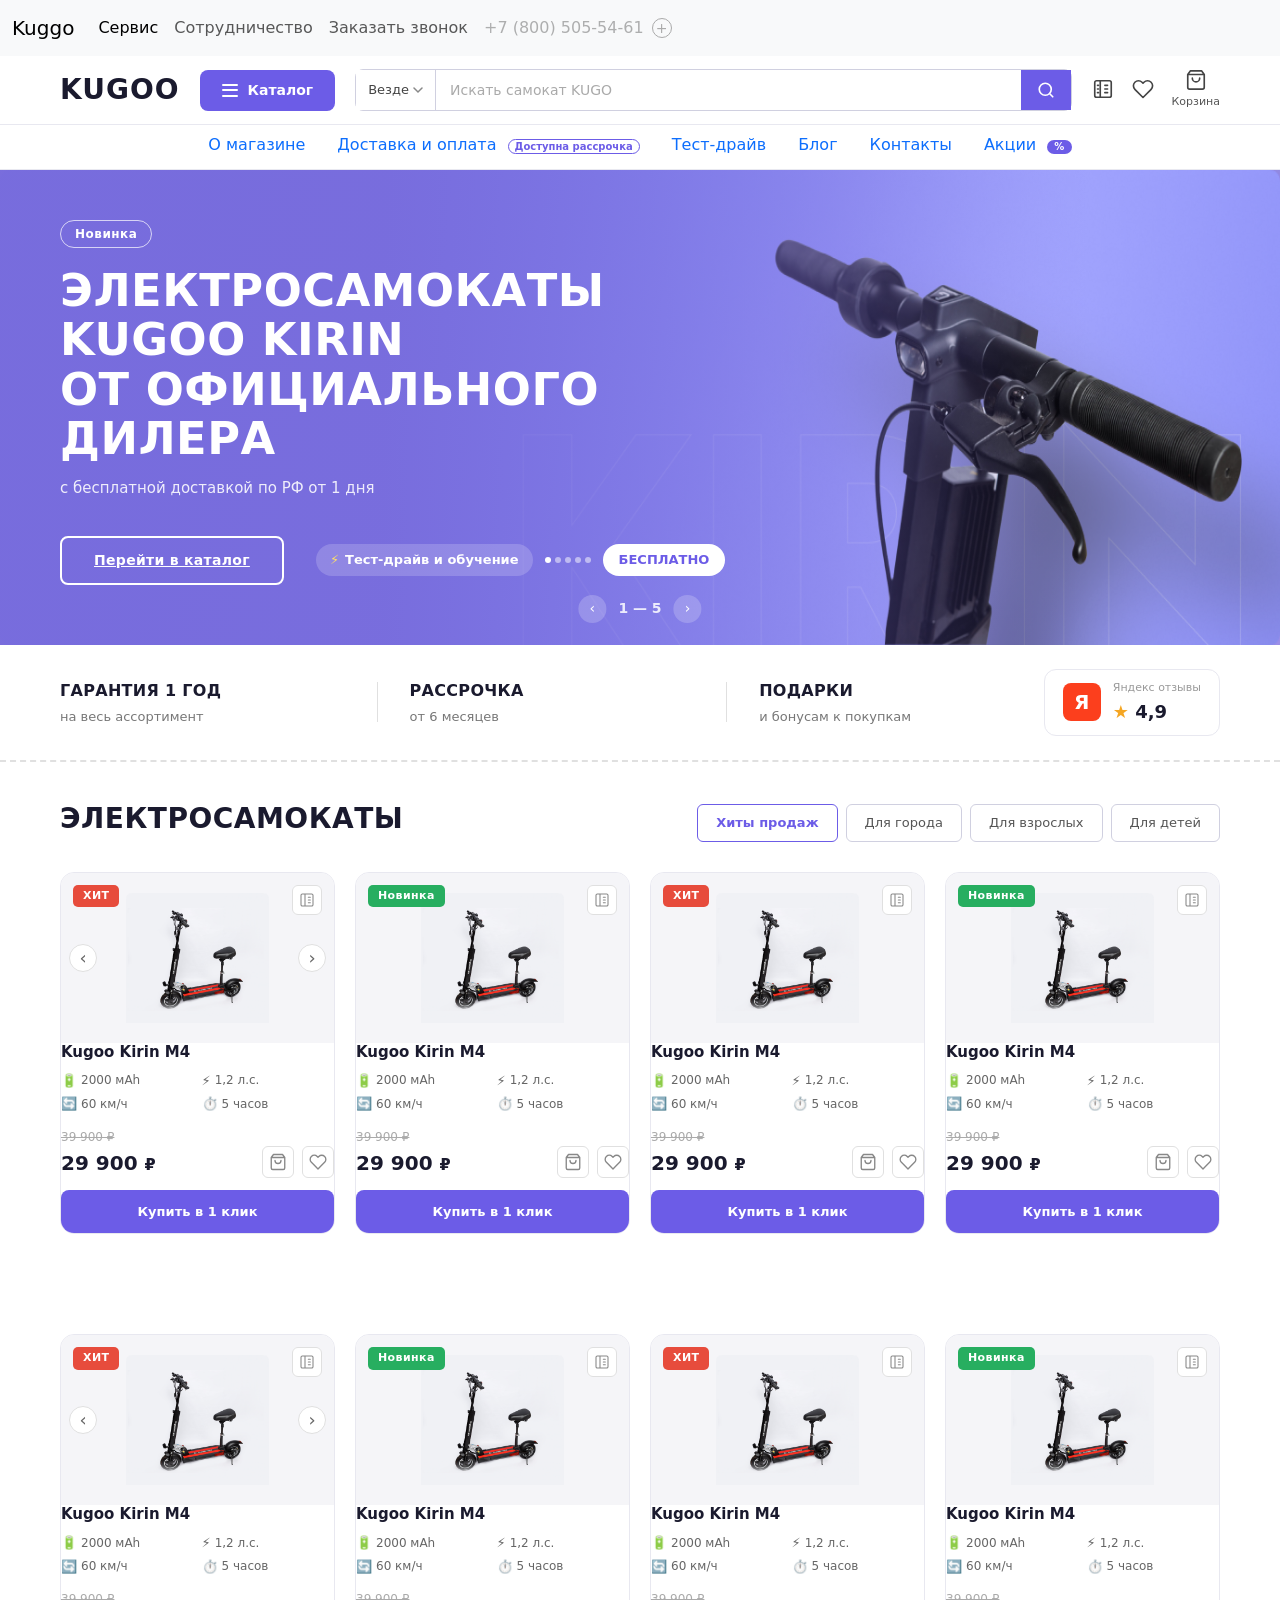
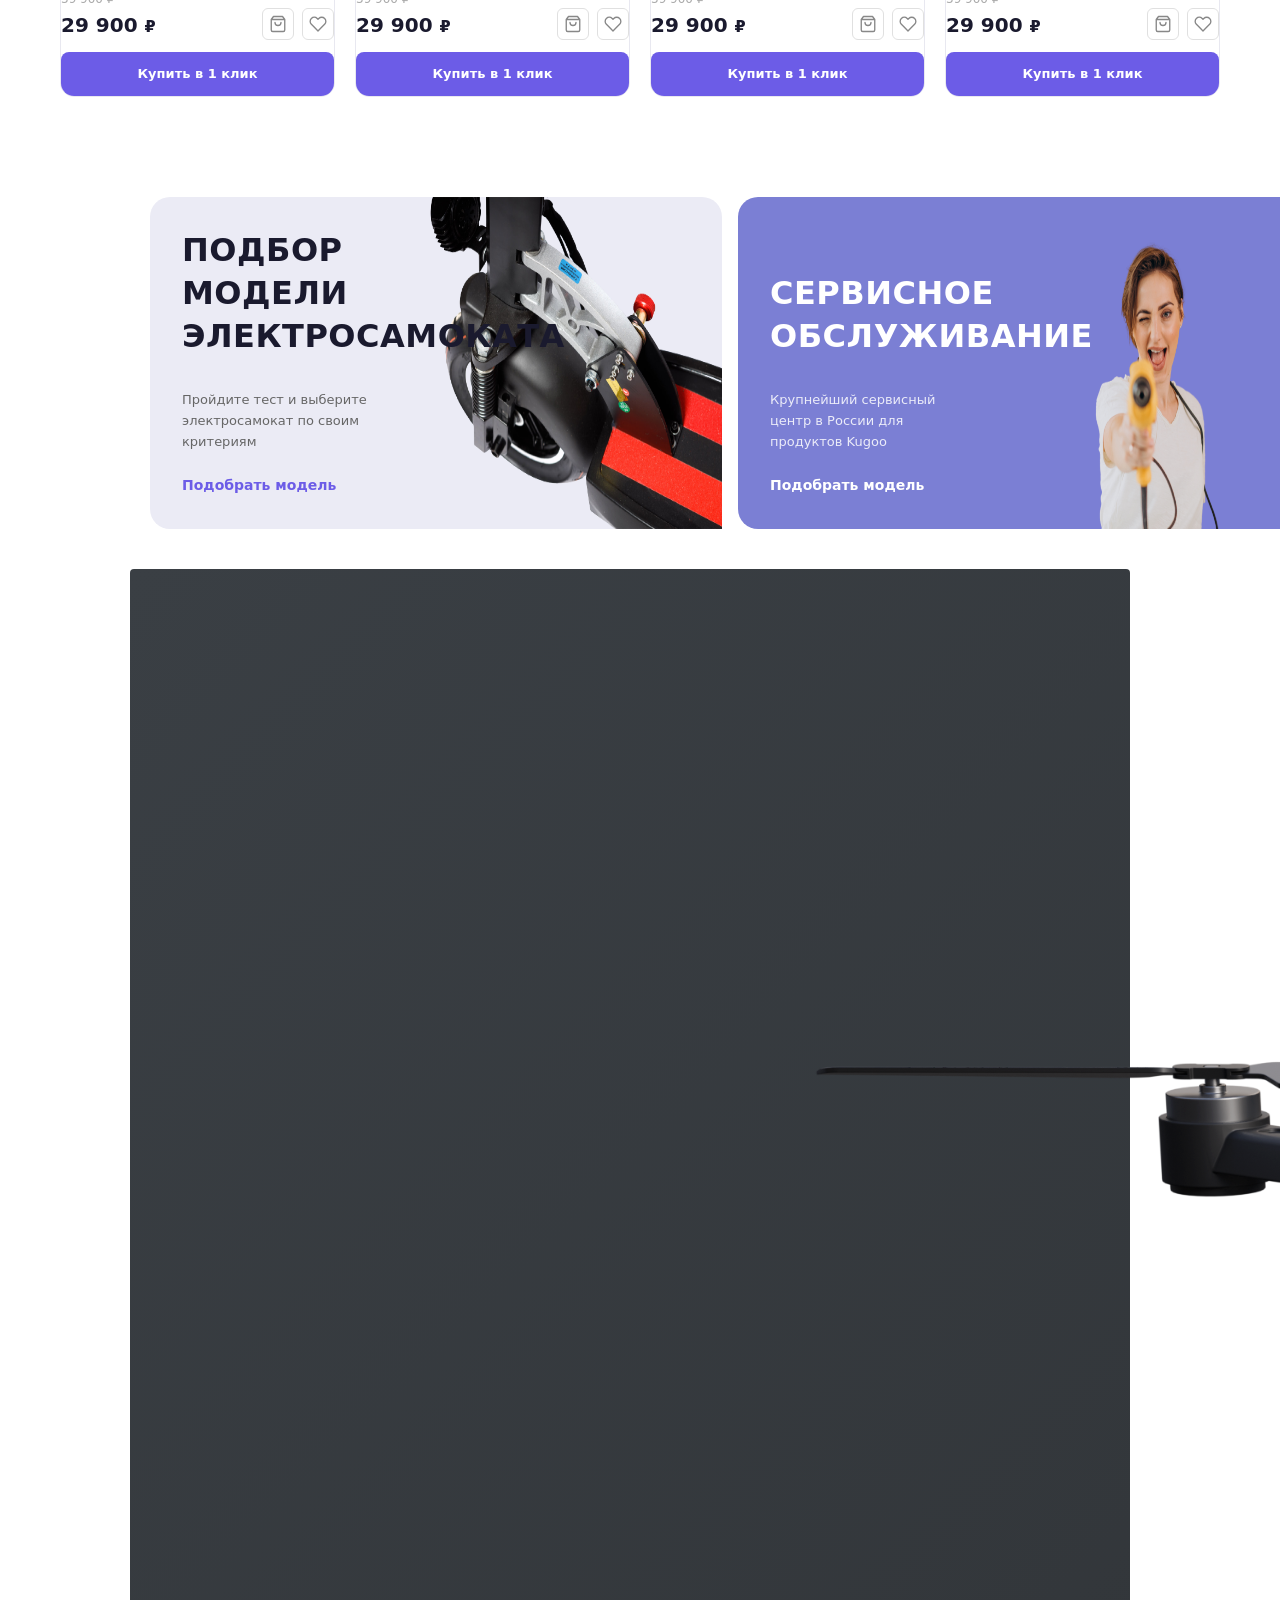
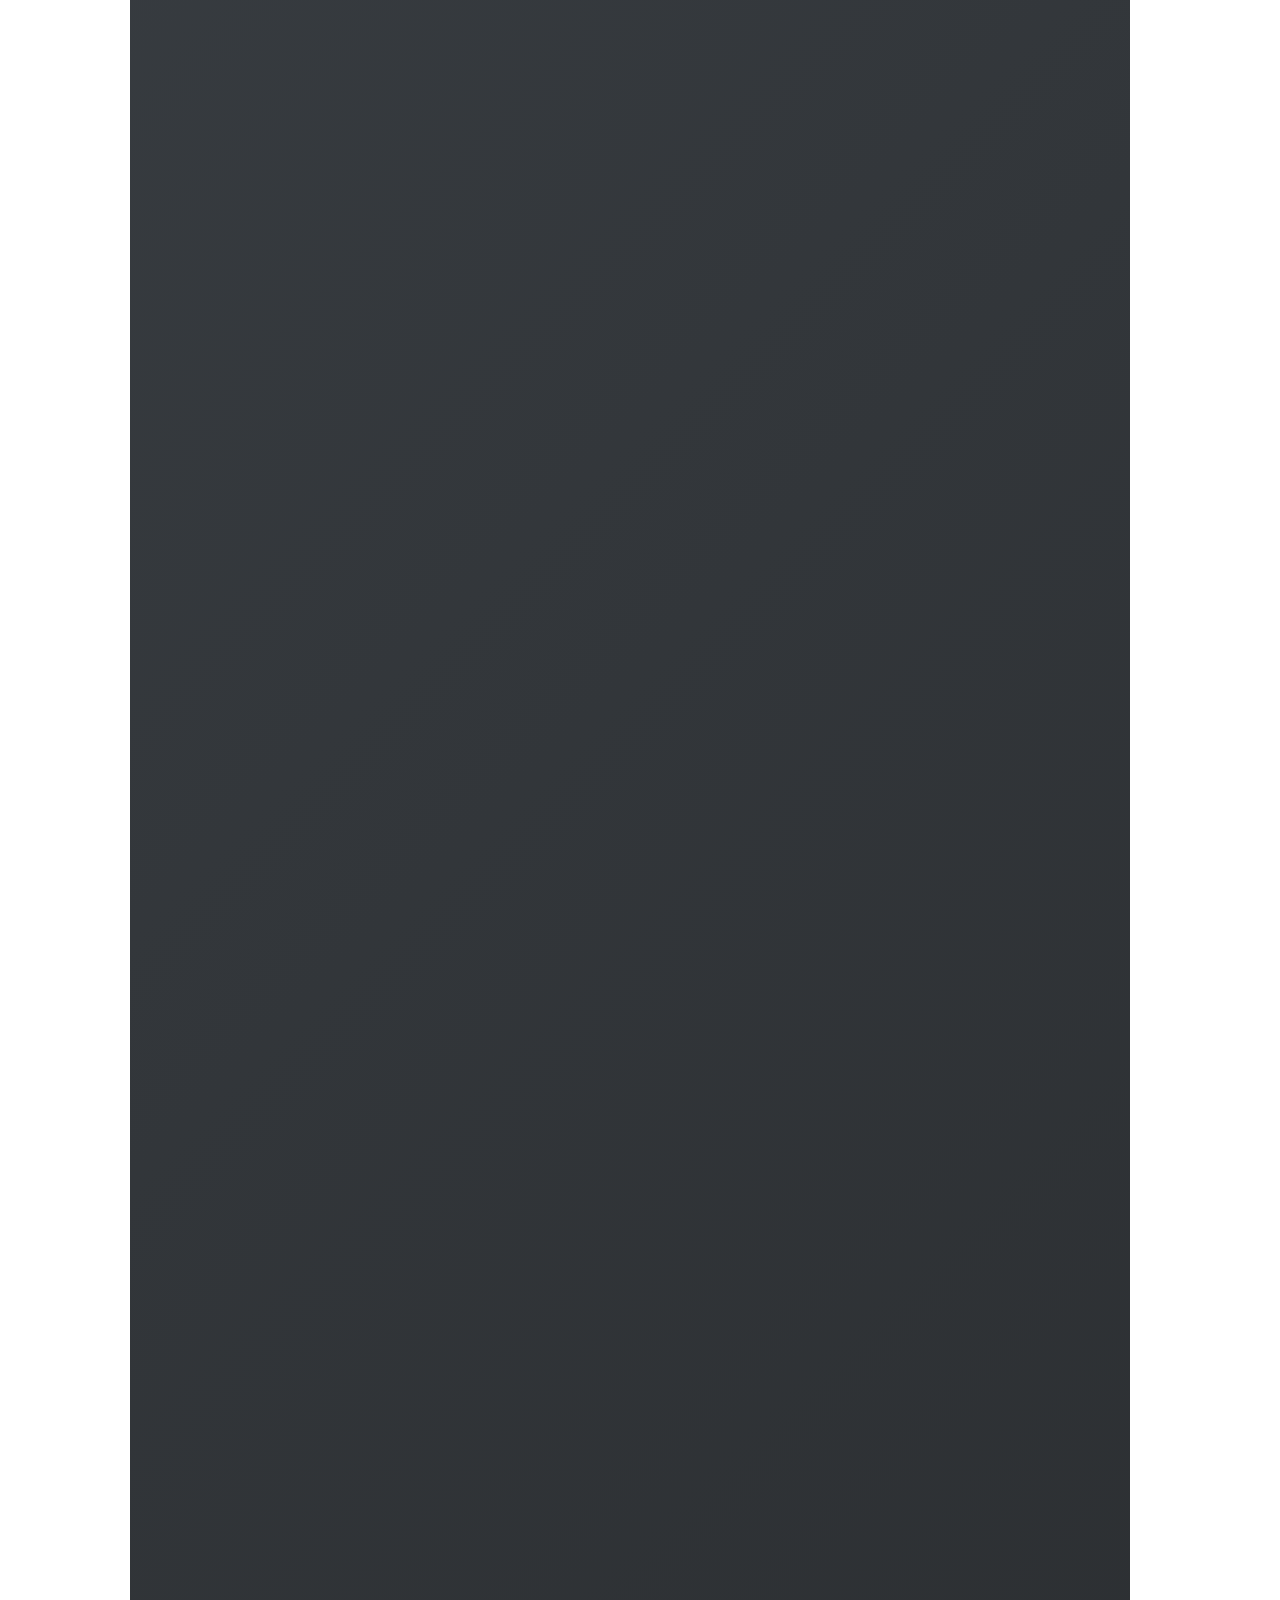
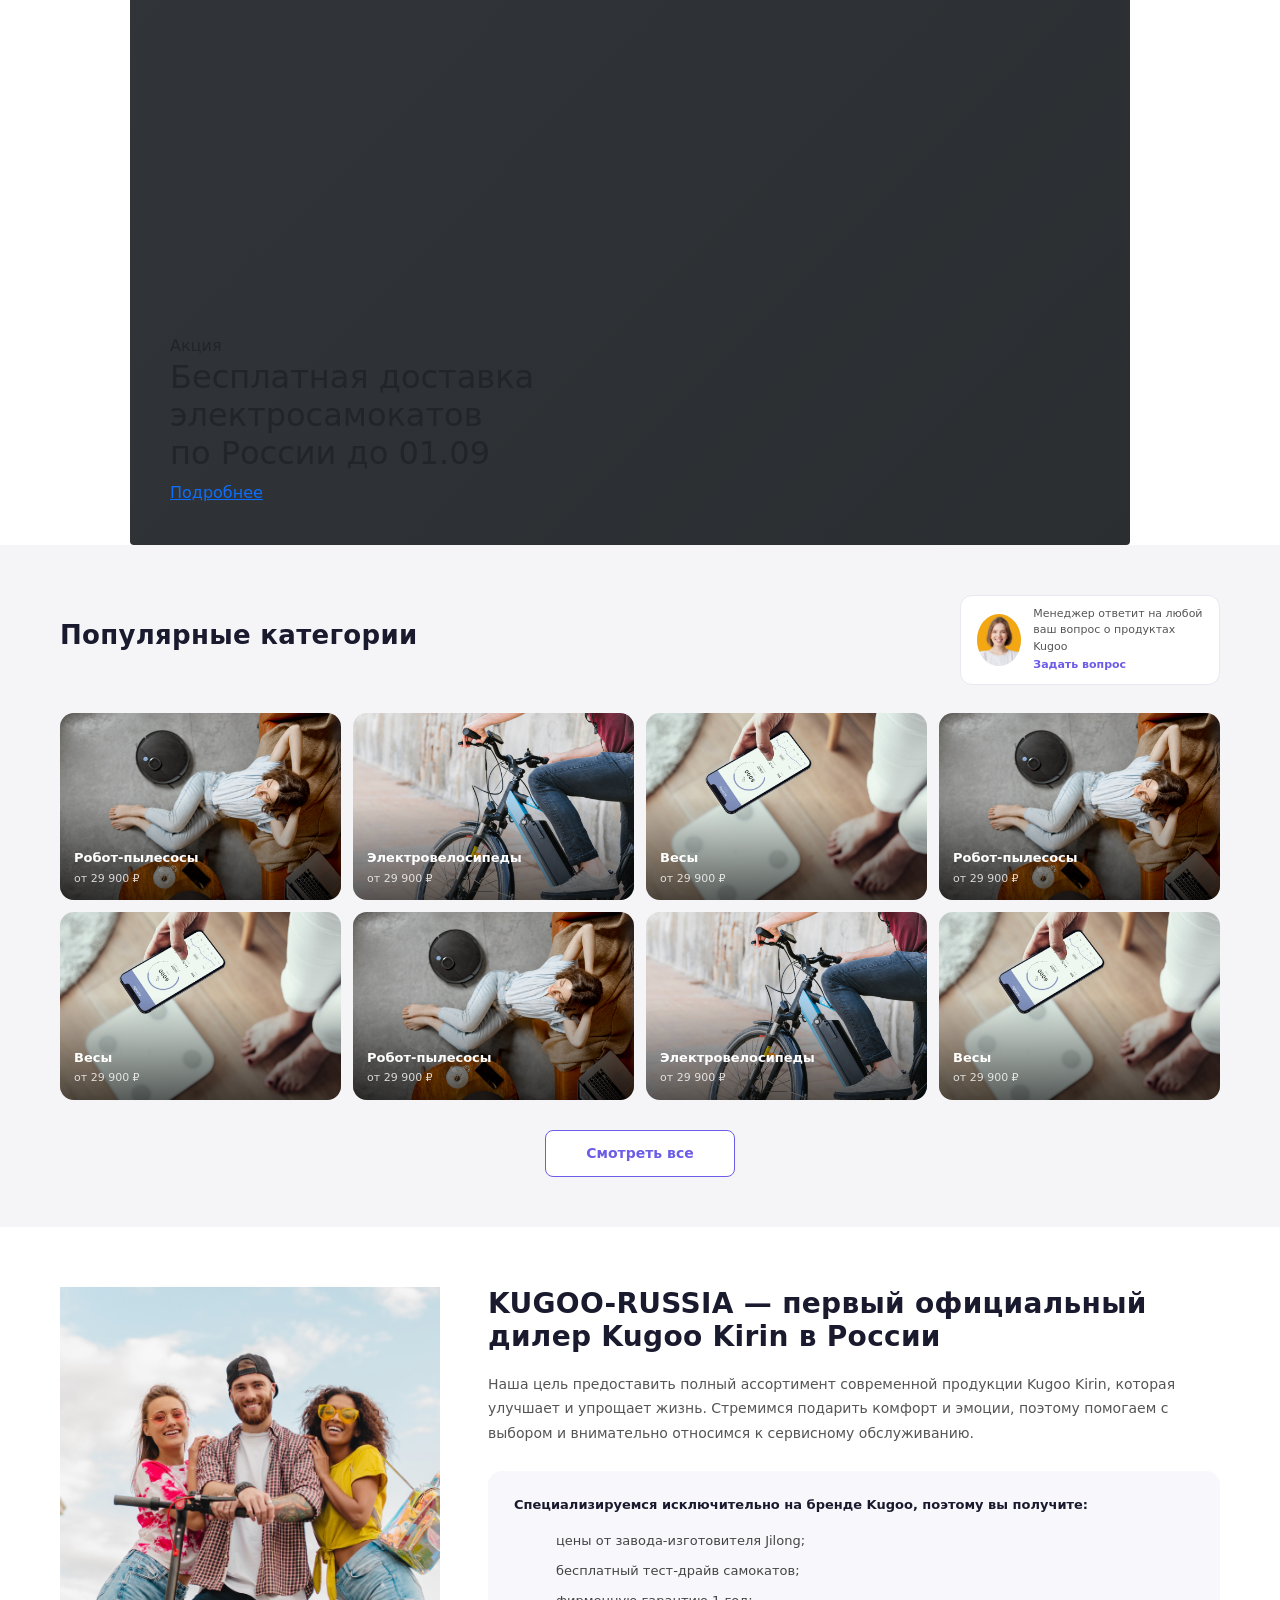
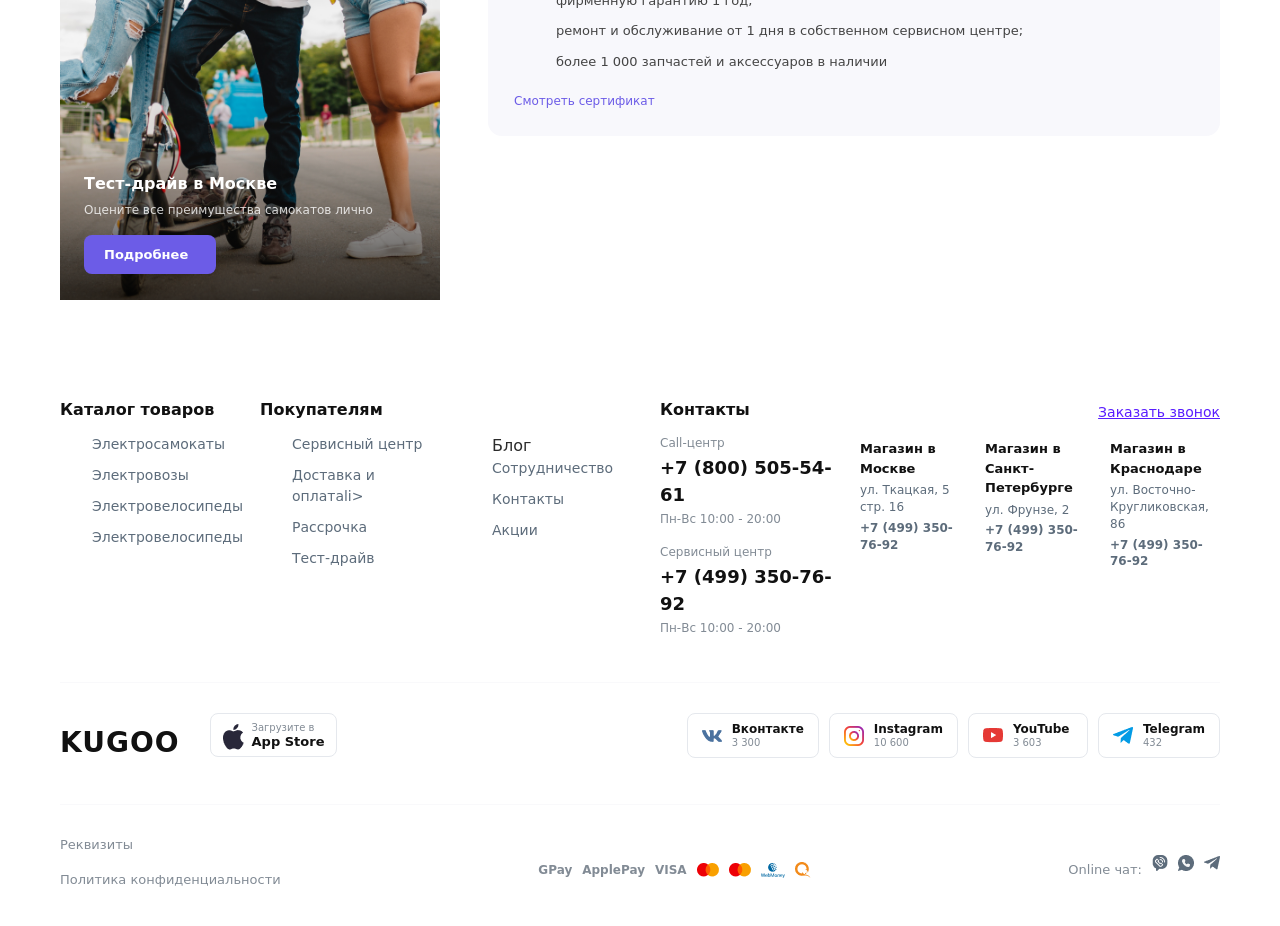
<file: index.html>
<!DOCTYPE html>
<html lang="ru">
<head>
<meta charset="UTF-8">
<meta name="viewport" content="width=device-width, initial-scale=1.0">
<title>KUGOO — Электросамокаты от официального дилера</title>
<link rel="stylesheet" href="main.css">
<link href="https://cdn.jsdelivr.net/npm/bootstrap@5.3.8/dist/css/bootstrap.min.css" rel="stylesheet" integrity="sha384-sRIl4kxILFvY47J16cr9ZwB07vP4J8+LH7qKQnuqkuIAvNWLzeN8tE5YBujZqJLB" crossorigin="anonymous">

</head>
<body>
<nav class="navbar navbar-expand-lg bg-body-tertiary">
  <div class="container-fluid">
    <a class="navbar-brand" href="#">Kuggo</a>
    <button class="navbar-toggler" type="button" data-bs-toggle="collapse" data-bs-target="#navbarNav" aria-controls="navbarNav" aria-expanded="false" aria-label="Toggle navigation">
      <span class="navbar-toggler-icon"></span>
    </button>
    <div class="collapse navbar-collapse" id="navbarNav">
      <ul class="navbar-nav">
        <li class="nav-item">
          <a class="nav-link active" aria-current="page" href="#">Сервис</a>
        </li>
        <li class="nav-item">
          <a class="nav-link" href="#">Сотрудничество</a>
        </li>
        <li class="nav-item">
          <a class="nav-link" href="css5/index.html">Заказать звонок</a>
        </li>
        <li class="nav-item">
          <a class="nav-link disabled"  aria-disabled="true">  +7 (800) 505-54-61</a>
            <a href="page3.html" class="plus-btn">+</a>

          
        </li>
      </ul>
    </div>
  </div>
 
</nav>

<div class="header-inner">
    <a href="#" class="logo">KUGOO</a>

    <button class="catalog-btn">
      <div class="bars">
        <span></span><span></span><span></span>
      </div>
      
      <a href="page4.html" class="btn-text">Каталог</a>
    </button>

    <div class="search-wrap">
      <div class="search-region">
        Везде
        <svg viewBox="0 0 10 6"><path d="M1 1l4 4 4-4" stroke="#888" stroke-width="1.5" fill="none" stroke-linecap="round"/></svg>
      </div>
      <input class="search-input" type="text" placeholder="Искать самокат KUGO">
      <button class="search-btn" aria-label="Поиск">
        <svg viewBox="0 0 24 24"><path d="M21 21l-4.35-4.35M11 19a8 8 0 100-16 8 8 0 000 16z" stroke="#fff" stroke-width="2.2" fill="none" stroke-linecap="round"/></svg>
      </button>
    </div>

    <div class="header-icons">
      <!-- Compare -->
      <a href="#" class="header-icon-btn">
        <svg viewBox="0 0 24 24"><path d="M9 3H5a2 2 0 00-2 2v14a2 2 0 002 2h4M9 3h10a2 2 0 012 2v14a2 2 0 01-2 2H9M9 3v18M14 8h3M14 12h3M14 16h3M6 8h1M6 12h1M6 16h1" stroke="#444" stroke-width="1.8" fill="none" stroke-linecap="round"/></svg>
        <span></span>
      </a>
      <!-- Wishlist -->
      <a href="#" class="header-icon-btn">
        <svg viewBox="0 0 24 24"><path d="M20.84 4.61a5.5 5.5 0 00-7.78 0L12 5.67l-1.06-1.06a5.5 5.5 0 00-7.78 7.78l1.06 1.06L12 21.23l7.78-7.78 1.06-1.06a5.5 5.5 0 000-7.78z" stroke="#444" stroke-width="1.8" fill="none" stroke-linejoin="round"/></svg>
        <span></span>
      </a>
      <!-- Cart -->
      <a href="page2.html" class="header-icon-btn">
        <svg viewBox="0 0 24 24"><path d="M6 2L3 6v14a2 2 0 002 2h14a2 2 0 002-2V6l-3-4zM3 6h18M16 10a4 4 0 01-8 0" stroke="#444" stroke-width="1.8" fill="none" stroke-linecap="round" stroke-linejoin="round"/></svg>
        <span>Корзина</span>
      </a>
    </div>
  </div>

<!-- NAV -->
<nav class="nav">
  <div class="nav-inner">
    <a href="#" class="nav-link">О магазине</a>
    <a href="#" class="nav-link">Доставка и оплата <span class="badge-outline">Доступна рассрочка</span></a>
    <a href="#" class="nav-link">Тест-драйв</a>
    <a href="#" class="nav-link">Блог</a>
    <a href="#" class="nav-link">Контакты</a>
    <a href="#" class="nav-link">Акции <span class="badge">%</span></a>
  </div>
</nav>

<!-- HERO BANNER -->
<section class="hero">
  <img class="hero-bg-image" src="images/Mask Group (2).png" alt="KUGOO Kirin электросамокат" onerror="this.style.display='none'">
  <div class="hero-overlay"></div>

  <div class="hero-content">
    <div class="hero-badge">Новинка</div>
    <h1 class="hero-title">Электросамокаты KUGOO KIRIN<br>от официального дилера</h1>
    <p class="hero-sub">с бесплатной доставкой по РФ от 1 дня</p>
    <div class="hero-actions">
      <a class="hero-btn" href="page4.html">Перейти в каталог</a>
      <div class="hero-testdrive">
        <div class="hero-testdrive-label">
          <span class="zap">⚡</span> Тест-драйв и обучение
        </div>
        <div class="hero-testdrive-dots">
          <span class="active"></span>
          <span></span>
          <span></span>
          <span></span>
          <span></span>
        </div>
        <div class="hero-free-badge">БЕСПЛАТНО</div>
      </div>
    </div>
  </div>

  <div class="hero-pagination">
    <button>&#8249;</button>
    <span>1 — 5</span>
    <button>&#8250;</button>
  </div>
</section>


<!-- BENEFITS BAR -->
<section class="benefits-bar">
  <div class="benefits-inner">
    <div class="benefit-item">
      <div class="benefit-title">ГАРАНТИЯ 1 ГОД</div>
      <div class="benefit-sub">на весь ассортимент</div>
    </div>
    <div class="benefit-divider"></div>
    <div class="benefit-item">
      <div class="benefit-title">РАССРОЧКА</div>
      <div class="benefit-sub">от 6 месяцев</div>
    </div>
    <div class="benefit-divider"></div>
    <div class="benefit-item">
      <div class="benefit-title">ПОДАРКИ</div>
      <div class="benefit-sub">и бонусам к покупкам</div>
    </div>
    <div class="yandex-badge">
      <div class="yandex-logo">Я</div>
      <div class="yandex-info">
        <div class="yandex-label">Яндекс отзывы</div>
        <div class="yandex-rating"><span class="star">★</span> 4,9</div>
      </div>
    </div>
  </div>
</section>

<!-- CATALOG SECTION -->
<section class="catalog-section">
  <div class="catalog-inner">
    <div class="catalog-header">
      <h2 class="catalog-title">ЭЛЕКТРОСАМОКАТЫ</h2>
      <div class="catalog-filters">
        <button class="filter-btn active">Хиты продаж</button>
        <button class="filter-btn">Для города</button>
        <button class="filter-btn">Для взрослых</button>
        <button class="filter-btn">Для детей</button>
      </div>
    </div>

    <div class="products-grid">

      <!-- Card 1 -->
      <div class="product-card">
        <div class="card-img-wrap">
          <span class="card-badge hit">ХИТ</span>
          <button class="card-compare" title="Сравнить">
            <svg viewBox="0 0 24 24"><path d="M9 3H5a2 2 0 00-2 2v14a2 2 0 002 2h4M9 3h10a2 2 0 012 2v14a2 2 0 01-2 2H9M9 3v18M14 8h3M14 12h3M14 16h3" stroke="currentColor" stroke-width="1.6" fill="none" stroke-linecap="round"/></svg>
          </button>
          <button class="card-arrow left">&#8249;</button>
          <img src="images/Group 1867.png" alt="Kugoo Kirin M4" onerror="this.src='data:image/svg+xml,<svg xmlns=%22http://www.w3.org/2000/svg%22 width=%22200%22 height=%22160%22><rect width=%22200%22 height=%22160%22 fill=%22%23f0f0f0%22/><text x=%2250%25%22 y=%2250%25%22 text-anchor=%22middle%22 dy=%22.3em%22 fill=%22%23aaa%22 font-size=%2214%22>Фото</text></svg>'">
          <button class="card-arrow right">&#8250;</button>
        </div>
        <div class="card-body">
          <h3 class="card-name">Kugoo Kirin M4</h3>
          <div class="card-specs">
            <span class="spec"><span class="spec-icon">🔋</span> 2000 мАh</span>
            <span class="spec"><span class="spec-icon">⚡</span> 1,2 л.с.</span>
            <span class="spec"><span class="spec-icon">🔄</span> 60 км/ч</span>
            <span class="spec"><span class="spec-icon">⏱</span> 5 часов</span>
          </div>
          <div class="card-price-row">
            <div class="card-prices">
              <div class="card-old-price">39 900 ₽</div>
              <div class="card-price">29 900 <span>₽</span></div>
            </div>
            <div class="card-actions-small">
              <button class="icon-btn"><svg viewBox="0 0 24 24" width="18" height="18"><path d="M6 2L3 6v14a2 2 0 002 2h14a2 2 0 002-2V6l-3-4zM3 6h18M16 10a4 4 0 01-8 0" stroke="#888" stroke-width="1.8" fill="none" stroke-linecap="round" stroke-linejoin="round"/></svg></button>
              <button class="icon-btn"><svg viewBox="0 0 24 24" width="18" height="18"><path d="M20.84 4.61a5.5 5.5 0 00-7.78 0L12 5.67l-1.06-1.06a5.5 5.5 0 00-7.78 7.78l1.06 1.06L12 21.23l7.78-7.78 1.06-1.06a5.5 5.5 0 000-7.78z" stroke="#888" stroke-width="1.8" fill="none" stroke-linejoin="round"/></svg></button>
            </div>
          </div>
          <button class="buy-btn">Купить в 1 клик</button>
        </div>
      </div>

      <!-- Card 2 -->
      <div class="product-card">
        <div class="card-img-wrap">
          <span class="card-badge new">Новинка</span>
          <button class="card-compare" title="Сравнить">
            <svg viewBox="0 0 24 24"><path d="M9 3H5a2 2 0 00-2 2v14a2 2 0 002 2h4M9 3h10a2 2 0 012 2v14a2 2 0 01-2 2H9M9 3v18M14 8h3M14 12h3M14 16h3" stroke="currentColor" stroke-width="1.6" fill="none" stroke-linecap="round"/></svg>
          </button>
          <img src="images/Group 1867.png " alt="Kugoo Kirin M4" onerror="this.src='data:image/svg+xml,<svg xmlns=%22http://www.w3.org/2000/svg%22 width=%22200%22 height=%22160%22><rect width=%22200%22 height=%22160%22 fill=%22%23f0f0f0%22/><text x=%2250%25%22 y=%2250%25%22 text-anchor=%22middle%2２ dy=%2２.3em%２ fill=%２%#aaa%２ font-size=%２14%２>Фото</text></svg>'">
        </div>
        <div class="card-body">
          <h3 class="card-name">Kugoo Kirin M4</h3>
          <div class="card-specs">
            <span class="spec"><span class="spec-icon">🔋</span> 2000 мАh</span>
            <span class="spec"><span class="spec-icon">⚡</span> 1,2 л.с.</span>
            <span class="spec"><span class="spec-icon">🔄</span> 60 км/ч</span>
            <span class="spec"><span class="spec-icon">⏱</span> 5 часов</span>
          </div>
          <div class="card-price-row">
            <div class="card-prices">
              <div class="card-old-price">39 900 ₽</div>
              <div class="card-price">29 900 <span>₽</span></div>
            </div>
            <div class="card-actions-small">
              <button class="icon-btn"><svg viewBox="0 0 24 24" width="18" height="18"><path d="M6 2L3 6v14a2 2 0 002 2h14a2 2 0 002-2V6l-3-4zM3 6h18M16 10a4 4 0 01-8 0" stroke="#888" stroke-width="1.8" fill="none" stroke-linecap="round" stroke-linejoin="round"/></svg></button>
              <button class="icon-btn"><svg viewBox="0 0 24 24" width="18" height="18"><path d="M20.84 4.61a5.5 5.5 0 00-7.78 0L12 5.67l-1.06-1.06a5.5 5.5 0 00-7.78 7.78l1.06 1.06L12 21.23l7.78-7.78 1.06-1.06a5.5 5.5 0 000-7.78z" stroke="#888" stroke-width="1.8" fill="none" stroke-linejoin="round"/></svg></button>
            </div>
          </div>
          <button class="buy-btn">Купить в 1 клик</button>
        </div>
      </div>

      <!-- Card 3 -->
      <div class="product-card">
        <div class="card-img-wrap">
          <span class="card-badge hit">ХИТ</span>
          <button class="card-compare" title="Сравнить">
            <svg viewBox="0 0 24 24"><path d="M9 3H5a2 2 0 00-2 2v14a2 2 0 002 2h4M9 3h10a2 2 0 012 2v14a2 2 0 01-2 2H9M9 3v18M14 8h3M14 12h3M14 16h3" stroke="currentColor" stroke-width="1.6" fill="none" stroke-linecap="round"/></svg>
          </button>
          <img src="images/Group 1867.png" alt="Kugoo Kirin M4" onerror="this.src='data:image/svg+xml,<svg xmlns=%22http://www.w3.org/2000/svg%22 width=%22200%22 height=%22160%22><rect width=%22200%22 height=%22160%22 fill=%22%23f0f0f0%22/><text x=%2250%25%22 y=%2250%25%22 text-anchor=%22middle%２ dy=%２.3em%２ fill=%２%#aaa%２ font-size=%２14%２>Фото</text></svg>'">
        </div>
        <div class="card-body">
          <h3 class="card-name">Kugoo Kirin M4</h3>
          <div class="card-specs">
            <span class="spec"><span class="spec-icon">🔋</span> 2000 мАh</span>
            <span class="spec"><span class="spec-icon">⚡</span> 1,2 л.с.</span>
            <span class="spec"><span class="spec-icon">🔄</span> 60 км/ч</span>
            <span class="spec"><span class="spec-icon">⏱</span> 5 часов</span>
          </div>
          <div class="card-price-row">
            <div class="card-prices">
              <div class="card-old-price">39 900 ₽</div>
              <div class="card-price">29 900 <span>₽</span></div>
            </div>
            <div class="card-actions-small">
              <button class="icon-btn"><svg viewBox="0 0 24 24" width="18" height="18"><path d="M6 2L3 6v14a2 2 0 002 2h14a2 2 0 002-2V6l-3-4zM3 6h18M16 10a4 4 0 01-8 0" stroke="#888" stroke-width="1.8" fill="none" stroke-linecap="round" stroke-linejoin="round"/></svg></button>
              <button class="icon-btn"><svg viewBox="0 0 24 24" width="18" height="18"><path d="M20.84 4.61a5.5 5.5 0 00-7.78 0L12 5.67l-1.06-1.06a5.5 5.5 0 00-7.78 7.78l1.06 1.06L12 21.23l7.78-7.78 1.06-1.06a5.5 5.5 0 000-7.78z" stroke="#888" stroke-width="1.8" fill="none" stroke-linejoin="round"/></svg></button>
            </div>
          </div>
          <button class="buy-btn">Купить в 1 клик</button>
        </div>
      </div>

      <!-- Card 4 -->
      <div class="product-card">
        <div class="card-img-wrap">
          <span class="card-badge new">Новинка</span>
          <button class="card-compare" title="Сравнить">
            <svg viewBox="0 0 24 24"><path d="M9 3H5a2 2 0 00-2 2v14a2 2 0 002 2h4M9 3h10a2 2 0 012 2v14a2 2 0 01-2 2H9M9 3v18M14 8h3M14 12h3M14 16h3" stroke="currentColor" stroke-width="1.6" fill="none" stroke-linecap="round"/></svg>
          </button>
          <img src="images/Group 1867.png" alt="Kugoo Kirin M4" onerror="this.src='data:image/svg+xml,<svg xmlns=%22http://www.w3.org/2000/svg%22 width=%22200%22 height=%22160%22><rect width=%22200%22 height=%22160%22 fill=%22%23f0f0f0%22/><text x=%2250%25%22 y=%2250%25%22 text-anchor=%22middle%2２ dy=%２.3em%２ fill=%２%#aaa%２ font-size=%２14%２>Фото</text></svg>'">
        </div>
        <div class="card-body">
          <h3 class="card-name">Kugoo Kirin M4</h3>
          <div class="card-specs">
            <span class="spec"><span class="spec-icon">🔋</span> 2000 мАh</span>
            <span class="spec"><span class="spec-icon">⚡</span> 1,2 л.с.</span>
            <span class="spec"><span class="spec-icon">🔄</span> 60 км/ч</span>
            <span class="spec"><span class="spec-icon">⏱</span> 5 часов</span>
          </div>
          <div class="card-price-row">
            <div class="card-prices">
              <div class="card-old-price">39 900 ₽</div>
              <div class="card-price">29 900 <span>₽</span></div>
            </div>
            <div class="card-actions-small">
              <button class="icon-btn"><svg viewBox="0 0 24 24" width="18" height="18"><path d="M6 2L3 6v14a2 2 0 002 2h14a2 2 0 002-2V6l-3-4zM3 6h18M16 10a4 4 0 01-8 0" stroke="#888" stroke-width="1.8" fill="none" stroke-linecap="round" stroke-linejoin="round"/></svg></button>
              <button class="icon-btn"><svg viewBox="0 0 24 24" width="18" height="18"><path d="M20.84 4.61a5.5 5.5 0 00-7.78 0L12 5.67l-1.06-1.06a5.5 5.5 0 00-7.78 7.78l1.06 1.06L12 21.23l7.78-7.78 1.06-1.06a5.5 5.5 0 000-7.78z" stroke="#888" stroke-width="1.8" fill="none" stroke-linejoin="round"/></svg></button>
            </div>
          </div>
          <button class="buy-btn">Купить в 1 клик</button>
        </div>
      </div>

    </div>
  </div>
</section>

<section class="catalog-section">
  <div class="catalog-inner">


    <div class="products-grid">

      <!-- Card 1 -->
      <div class="product-card">
        <div class="card-img-wrap">
          <span class="card-badge hit">ХИТ</span>
          <button class="card-compare" title="Сравнить">
            <svg viewBox="0 0 24 24"><path d="M9 3H5a2 2 0 00-2 2v14a2 2 0 002 2h4M9 3h10a2 2 0 012 2v14a2 2 0 01-2 2H9M9 3v18M14 8h3M14 12h3M14 16h3" stroke="currentColor" stroke-width="1.6" fill="none" stroke-linecap="round"/></svg>
          </button>
          <button class="card-arrow left">&#8249;</button>
          <img src="images/Group 1867.png" alt="Kugoo Kirin M4" onerror="this.src='data:image/svg+xml,<svg xmlns=%22http://www.w3.org/2000/svg%22 width=%22200%22 height=%22160%22><rect width=%22200%22 height=%22160%22 fill=%22%23f0f0f0%22/><text x=%2250%25%22 y=%2250%25%22 text-anchor=%22middle%２ dy=%２.3em%２ fill=%２%#aaa%２ font-size=%２14%２>Фото</text></svg>'">
          <button class="card-arrow right">&#8250;</button>
        </div>
        <div class="card-body">
          <h3 class="card-name">Kugoo Kirin M4</h3>
          <div class="card-specs">
            <span class="spec"><span class="spec-icon">🔋</span> 2000 мАh</span>
            <span class="spec"><span class="spec-icon">⚡</span> 1,2 л.с.</span>
            <span class="spec"><span class="spec-icon">🔄</span> 60 км/ч</span>
            <span class="spec"><span class="spec-icon">⏱</span> 5 часов</span>
          </div>
          <div class="card-price-row">
            <div class="card-prices">
              <div class="card-old-price">39 900 ₽</div>
              <div class="card-price">29 900 <span>₽</span></div>
            </div>
            <div class="card-actions-small">
              <button class="icon-btn"><svg viewBox="0 0 24 24" width="18" height="18"><path d="M6 2L3 6v14a2 2 0 002 2h14a2 2 0 002-2V6l-3-4zM3 6h18M16 10a4 4 0 01-8 0" stroke="#888" stroke-width="1.8" fill="none" stroke-linecap="round" stroke-linejoin="round"/></svg></button>
              <button class="icon-btn"><svg viewBox="0 0 24 24" width="18" height="18"><path d="M20.84 4.61a5.5 5.5 0 00-7.78 0L12 5.67l-1.06-1.06a5.5 5.5 0 00-7.78 7.78l1.06 1.06L12 21.23l7.78-7.78 1.06-1.06a5.5 5.5 0 000-7.78z" stroke="#888" stroke-width="1.8" fill="none" stroke-linejoin="round"/></svg></button>
            </div>
          </div>
          <button class="buy-btn">Купить в 1 клик</button>
        </div>
      </div>

      <!-- Card 2 -->
      <div class="product-card">
        <div class="card-img-wrap">
          <span class="card-badge new">Новинка</span>
          <button class="card-compare" title="Сравнить">
            <svg viewBox="0 0 24 24"><path d="M9 3H5a2 2 0 00-2 2v14a2 2 0 002 2h4M9 3h10a2 2 0 012 2v14a2 2 0 01-2 2H9M9 3v18M14 8h3M14 12h3M14 16h3" stroke="currentColor" stroke-width="1.6" fill="none" stroke-linecap="round"/></svg>
          </button>
          <img src="images/Group 1867.png" alt="Kugoo Kirin M4" onerror="this.src='data:image/svg+xml,<svg xmlns=%22http://www.w3.org/2000/svg%22 width=%22200%22 height=%22160%22><rect width=%22200%22 height=%22160%22 fill=%22%23f0f0f0%22/><text x=%2250%25%22 y=%2250%25%22 text-anchor=%22middle%２ dy=%２.3em%２ fill=%２%#aaa%２ font-size=%２14%２>Фото</text></svg>'">
        </div>
        <div class="card-body">
          <h3 class="card-name">Kugoo Kirin M4</h3>
          <div class="card-specs">
            <span class="spec"><span class="spec-icon">🔋</span> 2000 мАh</span>
            <span class="spec"><span class="spec-icon">⚡</span> 1,2 л.с.</span>
            <span class="spec"><span class="spec-icon">🔄</span> 60 км/ч</span>
            <span class="spec"><span class="spec-icon">⏱</span> 5 часов</span>
          </div>
          <div class="card-price-row">
            <div class="card-prices">
              <div class="card-old-price">39 900 ₽</div>
              <div class="card-price">29 900 <span>₽</span></div>
            </div>
            <div class="card-actions-small">
              <button class="icon-btn"><svg viewBox="0 0 24 24" width="18" height="18"><path d="M6 2L3 6v14a2 2 0 002 2h14a2 2 0 002-2V6l-3-4zM3 6h18M16 10a4 4 0 01-8 0" stroke="#888" stroke-width="1.8" fill="none" stroke-linecap="round" stroke-linejoin="round"/></svg></button>
              <button class="icon-btn"><svg viewBox="0 0 24 24" width="18" height="18"><path d="M20.84 4.61a5.5 5.5 0 00-7.78 0L12 5.67l-1.06-1.06a5.5 5.5 0 00-7.78 7.78l1.06 1.06L12 21.23l7.78-7.78 1.06-1.06a5.5 5.5 0 000-7.78z" stroke="#888" stroke-width="1.8" fill="none" stroke-linejoin="round"/></svg></button>
            </div>
          </div>
          <button class="buy-btn">Купить в 1 клик</button>
        </div>
      </div>

      <!-- Card 3 -->
      <div class="product-card">
        <div class="card-img-wrap">
          <span class="card-badge hit">ХИТ</span>
          <button class="card-compare" title="Сравнить">
            <svg viewBox="0 0 24 24"><path d="M9 3H5a2 2 0 00-2 2v14a2 2 0 002 2h4M9 3h10a2 2 0 012 2v14a2 2 0 01-2 2H9M9 3v18M14 8h3M14 12h3M14 16h3" stroke="currentColor" stroke-width="1.6" fill="none" stroke-linecap="round"/></svg>
          </button>
          <img src="images/Group 1867.png" alt="Kugoo Kirin M4" onerror="this.src='data:image/svg+xml,<svg xmlns=%22http://www.w3.org/2000/svg%22 width=%22200%22 height=%22160%22><rect width=%22200%22 height=%22160%22 fill=%22%23f0f0f0%22/><text x=%2250%25%22 y=%2250%25%22 text-anchor=%2２ middle%２ dy=%２.3em%２ fill=%２%#aaa%２ font-size=%２14%２>Фото</text></svg>'">
        </div>
        <div class="card-body">
          <h3 class="card-name">Kugoo Kirin M4</h3>
          <div class="card-specs">
            <span class="spec"><span class="spec-icon">🔋</span> 2000 мАh</span>
            <span class="spec"><span class="spec-icon">⚡</span> 1,2 л.с.</span>
            <span class="spec"><span class="spec-icon">🔄</span> 60 км/ч</span>
            <span class="spec"><span class="spec-icon">⏱</span> 5 часов</span>
          </div>
          <div class="card-price-row">
            <div class="card-prices">
              <div class="card-old-price">39 900 ₽</div>
              <div class="card-price">29 900 <span>₽</span></div>
            </div>
            <div class="card-actions-small">
              <button class="icon-btn"><svg viewBox="0 0 24 24" width="18" height="18"><path d="M6 2L3 6v14a2 2 0 002 2h14a2 2 0 002-2V6l-3-4zM3 6h18M16 10a4 4 0 01-8 0" stroke="#888" stroke-width="1.8" fill="none" stroke-linecap="round" stroke-linejoin="round"/></svg></button>
              <button class="icon-btn"><svg viewBox="0 0 24 24" width="18" height="18"><path d="M20.84 4.61a5.5 5.5 0 00-7.78 0L12 5.67l-1.06-1.06a5.5 5.5 0 00-7.78 7.78l1.06 1.06L12 21.23l7.78-7.78 1.06-1.06a5.5 5.5 0 000-7.78z" stroke="#888" stroke-width="1.8" fill="none" stroke-linejoin="round"/></svg></button>
            </div>
          </div>
          <button class="buy-btn">Купить в 1 клик</button>
        </div>
      </div>

      <!-- Card 4 -->
      <div class="product-card">
        <div class="card-img-wrap">
          <span class="card-badge new">Новинка</span>
          <button class="card-compare" title="Сравнить">
            <svg viewBox="0 0 24 24"><path d="M9 3H5a2 2 0 00-2 2v14a2 2 0 002 2h4M9 3h10a2 2 0 012 2v14a2 2 0 01-2 2H9M9 3v18M14 8h3M14 12h3M14 16h3" stroke="currentColor" stroke-width="1.6" fill="none" stroke-linecap="round"/></svg>
          </button>
          <img src="images/Group 1867.png" alt="Kugoo Kirin M4" onerror="this.src='data:image/svg+xml,<svg xmlns=%22http://www.w3.org/2000/svg%22 width=%22200%22 height=%22160%22><rect width=%22200%22 height=%22160%22 fill=%22%23f0f0f0%22/><text x=%2250%25%22 y=%2250%25%22 text-anchor=%2２ middle%２ dy=%２.3em%２ fill=%２%#aaa%２ font-size=%２14%２>Фото</text></svg>'">
        </div>
        <div class="card-body">
          <h3 class="card-name">Kugoo Kirin M4</h3>
          <div class="card-specs">
            <span class="spec"><span class="spec-icon">🔋</span> 2000 мАh</span>
            <span class="spec"><span class="spec-icon">⚡</span> 1,2 л.с.</span>
            <span class="spec"><span class="spec-icon">🔄</span> 60 км/ч</span>
            <span class="spec"><span class="spec-icon">⏱</span> 5 часов</span>
          </div>
          <div class="card-price-row">
            <div class="card-prices">
              <div class="card-old-price">39 900 ₽</div>
              <div class="card-price">29 900 <span>₽</span></div>
            </div>
            <div class="card-actions-small">
              <button class="icon-btn"><svg viewBox="0 0 24 24" width="18" height="18"><path d="M6 2L3 6v14a2 2 0 002 2h14a2 2 0 002-2V6l-3-4zM3 6h18M16 10a4 4 0 01-8 0" stroke="#888" stroke-width="1.8" fill="none" stroke-linecap="round" stroke-linejoin="round"/></svg></button>
              <button class="icon-btn"><svg viewBox="0 0 24 24" width="18" height="18"><path d="M20.84 4.61a5.5 5.5 0 00-7.78 0L12 5.67l-1.06-1.06a5.5 5.5 0 00-7.78 7.78l1.06 1.06L12 21.23l7.78-7.78 1.06-1.06a5.5 5.5 0 000-7.78z" stroke="#888" stroke-width="1.8" fill="none" stroke-linejoin="round"/></svg></button>
            </div>
          </div>
          <button class="buy-btn">Купить в 1 клик</button>
        </div>
      </div>

    </div>
  </div>
</section>

<div class="banners-wrap">
  <div class="banners">
 
    <!-- Left banner -->
    <div class="banner banner-left">
      <div class="banner-overlay"></div>
 
      <div class="banner-img-area">

          <img src="images/1bf520b991214a8b77ac8662da2bb4f79a5d1c20.png" alt="Электросамокат">
       
        <div class="img-placeholder">
          <i class="ti ti-bike"></i>
        </div>
      </div>
 
      <div class="banner-content">
        <h2 class="banner-title">Подбор модели электросамоката</h2>
        <p class="banner-sub">Пройдите тест и выберите электросамокат по своим критериям</p>
        <a href="#" class="banner-link">
          Подобрать модель <i class="ti ti-arrow-right"></i>
        </a>
      </div>
    </div>
 
    <!-- Right banner -->
    <div class="banner banner-right">
      <div class="banner-overlay"></div>
 
      <div class="banner-img-area">
     
          <img src="images/78d1ae73ed341fe45fb5fceb9afecce6917d711d.png" alt="Сервисный специалист">
     
        <div class="img-placeholder">
          <i class="ti ti-tool"></i>
        </div>
      </div>
 
      <div class="banner-content">
        <h2 class="banner-title">Сервисное обслуживание</h2>
        <p class="banner-sub">Крупнейший сервисный центр в России для продуктов Kugoo</p>
        <a href="#" class="banner-link">
          Подобрать модель <i class="ti ti-arrow-right"></i>
        </a>
      </div>
    </div>
 
  </div>
</div>

<div class="promo-banner">
 
  <!-- Left: image -->
  <div class="promo-img">

      <img src="images/31d80802b0ee572c64871c6a2166fb0d8d027f9b.png" alt="KUGOO доставка дроном">


 
  <!-- Right: content -->
  <div class="promo-content">
    <span class="promo-badge">Акция</span>
    <h2 class="promo-title">
      Бесплатная доставка<br>
      электросамокатов<br>
      по России до 01.09
    </h2>
    <a href="#" class="promo-btn">Подробнее</a>
  </div>
 
</div>
</div>
<section class="section">
  <div class="section-inner">
 
    <div class="section-top">
      <h2 class="section-title">Популярные категории</h2>
      <div class="manager-tip">
        <div class="manager-tip-img">

            <img src="images/Mask Group (3).png" alt="Менеджер">
          
          <i class="ti ti-user"></i>
        </div>
        <div class="manager-tip-text">
          Менеджер ответит на любой ваш вопрос о продуктах Kugoo
          <a href="#">Задать вопрос</a>
        </div>
      </div>
    </div>
 
    <div class="cat-grid">
 
      <!-- Card 1 -->
      <div class="cat-card">

          <img src="images/7ae728f816b18edd74774361a37919d4bce1cb18.jpg" alt="Робот-пылесосы">
        
        <div class="cat-placeholder"><i class="ti ti-robot"></i></div>
        <div class="cat-overlay"></div>
        <div class="cat-info">
          <div class="cat-name">Робот-пылесосы</div>
          <div class="cat-price">от 29 900 ₽</div>
        </div>
      </div>
 
      <!-- Card 2 -->
      <div class="cat-card">
        <img src="images/0ea60d6020d092677ce72130791a7e80b70c458d.jpg" alt="Робот-пылесосы">
        <div class="cat-placeholder"><i class="ti ti-bike"></i></div>
        <div class="cat-overlay"></div>
        <div class="cat-info">
          <div class="cat-name">Электровелосипеды</div>
          <div class="cat-price">от 29 900 ₽</div>
        </div>
      </div>
 
      <!-- Card 3 -->
      <div class="cat-card">
        <img src="images/b903f6f1d5aa105cfc35779c1627565ab4338fe5.jpg" alt="Робот-пылесосы">
        <div class="cat-placeholder"><i class="ti ti-scale"></i></div>
        <div class="cat-overlay"></div>
        <div class="cat-info">
          <div class="cat-name">Весы</div>
          <div class="cat-price">от 29 900 ₽</div>
        </div>
      </div>
 
      <!-- Card 4 -->
      <div class="cat-card">
        <img src="images/7ae728f816b18edd74774361a37919d4bce1cb18.jpg" alt="Робот-пылесосы">
        <div class="cat-placeholder"><i class="ti ti-robot"></i></div>
        <div class="cat-overlay"></div>
        <div class="cat-info">
          <div class="cat-name">Робот-пылесосы</div>
          <div class="cat-price">от 29 900 ₽</div>
        </div>
      </div>
 
      <!-- Card 5 -->
      <div class="cat-card">
        <img src="images/b903f6f1d5aa105cfc35779c1627565ab4338fe5.jpg" alt="Робот-пылесосы">
        <div class="cat-placeholder"><i class="ti ti-scale"></i></div>
        <div class="cat-overlay"></div>
        <div class="cat-info">
          <div class="cat-name">Весы</div>
          <div class="cat-price">от 29 900 ₽</div>
        </div>
      </div>
 
      <!-- Card 6 -->
      <div class="cat-card">
        <img src="images/7ae728f816b18edd74774361a37919d4bce1cb18.jpg" alt="Робот-пылесосы">
        <div class="cat-placeholder"><i class="ti ti-robot"></i></div>
        <div class="cat-overlay"></div>
        <div class="cat-info">
          <div class="cat-name">Робот-пылесосы</div>
          <div class="cat-price">от 29 900 ₽</div>
        </div>
      </div>
 
      <!-- Card 7 -->
      <div class="cat-card">
         <img src="images/0ea60d6020d092677ce72130791a7e80b70c458d.jpg" alt="Робот-пылесосы">
        <div class="cat-placeholder"><i class="ti ti-bike"></i></div>
        <div class="cat-overlay"></div>
        <div class="cat-info">
          <div class="cat-name">Электровелосипеды</div>
          <div class="cat-price">от 29 900 ₽</div>
        </div>
      </div>
 
      <!-- Card 8 -->
      <div class="cat-card">
        <img src="images/b903f6f1d5aa105cfc35779c1627565ab4338fe5.jpg" alt="Робот-пылесосы">
        <div class="cat-placeholder"><i class="ti ti-scale"></i></div>
        <div class="cat-overlay"></div>
        <div class="cat-info">
          <div class="cat-name">Весы</div>
          <div class="cat-price">от 29 900 ₽</div>
        </div>
      </div>
 
    </div>
 
    <div class="see-all-wrap">
      <button class="see-all-btn">Смотреть все</button>
    </div>
 
  </div>
</section>
 

<section class="about-section">
  <div class="about-inner">
 

    <div class="about-left">
      
        <img src="images/67ff5616e61f69ecbbb44664c273355ccf77b015.jpg" alt="Команда KUGOO">
      
      <div class="about-left-placeholder">
        <i class="ti ti-users"></i>
      </div>
      <div class="about-badge">
        <div class="about-badge-title">Тест-драйв в Москве</div>
        <div class="about-badge-sub">Оцените все преимущества самокатов лично</div>
        <a href="#" class="about-badge-btn">
          Подробнее <i class="ti ti-arrow-right"></i>
        </a>
      </div>
    </div>
 

    <div class="about-right">
      <h2 class="about-title">KUGOO-RUSSIA — первый официальный дилер Kugoo Kirin в России</h2>
      <p class="about-desc">
        Наша цель предоставить полный ассортимент современной продукции Kugoo Kirin, которая улучшает и упрощает жизнь. Стремимся подарить комфорт и эмоции, поэтому помогаем с выбором и внимательно относимся к сервисному обслуживанию.
      </p>
      <div class="about-box">
        <div class="about-box-title">Специализируемся исключительно на бренде Kugoo, поэтому вы получите:</div>
        <ul class="about-list">
          <li><i class="ti ti-diamond"></i> цены от завода-изготовителя Jilong;</li>
          <li><i class="ti ti-diamond"></i> бесплатный тест-драйв самокатов;</li>
          <li><i class="ti ti-diamond"></i> фирменную гарантию 1 год;</li>
          <li><i class="ti ti-diamond"></i> ремонт и обслуживание от 1 дня в собственном сервисном центре;</li>
          <li><i class="ti ti-diamond"></i> более 1 000 запчастей и аксессуаров в наличии</li>
        </ul>
        <div class="about-cert"><a href="#">Смотреть сертификат</a></div>
      </div>
    </div>
 
  </div>
</section>

<footer class="kugoo-footer">

    <div class="footer-top">
        <div class="footer-column">
            <h3>Каталог товаров</h3>
            <ul>
                <li>Электросамокаты</li>
                <li>Электровозы</li>
                <li>Электровелосипеды</li>
                <li>Электровелосипеды</li>
            </ul>
        </div>

        <div class="footer-column">
            <h3>Покупателям</h3>
            <ul>
                <li>Сервисный центр</li>
                <li>Доставка и оплатаli>
                <li>Рассрочка</li>
                <li>Тест-драйв</li>
            </ul>
        </div>

        <div class="footer-column">
            <h3 class="hidden-title">&nbsp;</h3>
            <ul>
                <li></li>Блог</li>
                <li>Сотрудничество</li>
                <li>Контакты</li>
                <li>Акции</li>
            </ul>
        </div>

        <div class="footer-column contacts-column">
            <h3>Контакты</h3>
            <div class="contact-block">
                <span class="contact-label">Call-центр</span>
                <p class="phone-link">+7 (800) 505-54-61</p>
                <span class="work-hours">Пн-Вс 10:00 - 20:00</span>
            </div>
            <div class="contact-block">
                <span class="contact-label">Сервисный центр</span>
                 <p class="phone-link">+7 (499) 350-76-92</p>
                <span class="work-hours">Пн-Вс 10:00 - 20:00</span>
            </div>
        </div>

        <div class="footer-column addresses-column">
            <div class="callback-container">
                <a href="css5/index.html" class="callback-link">Заказать звонок</a>
            </div>
            <div class="address-grid">
                <div class="address-block">
                    <span class="city-title">Магазин в Москве</span>
                    <p>ул. Ткацкая, 5 стр. 16</p>
                     <p class="phone-link">+7 (499) 350-76-92</p>
                </div>
                <div class="address-block">
                    <span class="city-title">Магазин в Санкт-Петербурге</span>
                    <p>ул. Фрунзе, 2</p>
                     <p class="phone-link">+7 (499) 350-76-92</p>
                </div>
                <div class="address-block">
                    <span class="city-title">Магазин в Краснодаре</span>
                    <p>ул. Восточно-Кругликовская, 86</p>
                     <p class="phone-link">+7 (499) 350-76-92</p>
                </div>
            </div>
        </div>
    </div>

    <hr class="footer-divider">


    <div class="footer-middle">
        <div class="brand-section">
            <span class="brand-logo">KUGOO</span>
            <div class="app-buttons">

                <p class="app-btn app-store">
                    <span class="app-icon"><img src="images/_Group_.png" alt=""></span>
                    <span class="app-text">Загрузите в<br><strong>App Store</strong></span>
                </p>
            </div>
        </div>

        <div class="social-section">
            <p class="social-card">
                <span class="social-icon vk"><img src="images/012-vk 1.png" alt=""></span>
                <span class="social-info"><strong>Вконтакте</strong><small>3 300</small></span>
            </p>
            <p class="social-card">
                <span class="social-icon instagram"><img src="images/013-instagram 1.png" alt=""></span>
                <span class="social-info"><strong>Instagram</strong><small>10 600</small></span>
            </p>
            <p class="social-card">
                <span class="social-icon youtube"><img src="images/Vector (9).png" alt=""></span>
                <span class="social-info"><strong>YouTube</strong><small>3 603</small></span>
            </p>
            <p class="social-card">
                <span class="social-icon telegram"><img src="images/Vector (10).png" alt=""></span>
                <span class="social-info"><strong>Telegram</strong><small>432</small></span>
            </p>
        </div>
    </div>

    <hr class="footer-divider">


    <div class="footer-bottom">
        <div class="legal-links">
            <p>Реквизиты</p>
            <p>Политика конфиденциальности</p>
        </div>

        <div class="payment-methods">
            <span class="pay-icon gpay">GPay</span>
            <span class="pay-icon applepay">ApplePay</span>
            <span class="pay-icon visa">VISA</span>
            <img src="images/Mastercard.png" alt="MasterCard" >
              <img src="images/Mastercard.png" alt="MasterCard" >
              <img src="images/Webmoney.png" alt="MasterCard" >
              <img src="images/Qiwi.png" alt="MasterCard" >
          </div>


        <div class="online-chat">
            <span>Online чат:</span>
            <p class="chat-icon"><img src="images/viber 1.png" alt=""></p>
            <p class="chat-icon"><img src="images/003-whatsapp 1.png" alt=""></p>
            <p class="chat-icon"><img src="images/Vector (11).png" alt=""></p>
        </div>
    </div>
</footer>


<script src="https://cdn.jsdelivr.net/npm/bootstrap@5.3.8/dist/js/bootstrap.bundle.min.js" integrity="sha384-FKyoEForCGlyvwx9Hj09JcYn3nv7wiPVlz7YYwJrWVcXK/BmnVDxM+D2scQbITxI" crossorigin="anonymous"></script>
</body>
</html>
</file>
<file: main.css>
*, *::before, *::after { box-sizing: border-box; margin: 0; padding: 0; }

  :root {
    --purple: #6c5ce7;
    --purple-light: #a29bfe;
    --purple-btn: #6c5ce7;
    --blue-hero: #7b7fd4;
    --text-dark: #1a1a2e;
    --text-gray: #666;
    --accent: #6c5ce7;
    --white: #fff;
    --border: #e8e8f0;
  }

  body {
 font-family:  sans-serif;
    color: var(--text-dark);
    background: #fff;
    min-width: 320px;
  }

  /* ── TOP BAR ── */
  .topbar {
    background: #fff;
    border-bottom: 1px solid var(--border);
    padding: 8px 0;
  }
  .topbar-inner {
    max-width: 1200px;
    margin: 0 auto;
    padding: 0 20px;
    display: flex;
    align-items: center;
    justify-content: space-between;
    gap: 16px;
    font-size: 13px;
    color: #444;
  }
  .topbar-left { display: flex; gap: 24px; align-items: center; }
  .topbar-left a { color: #444; text-decoration: none; }
  .topbar-icons { display: flex; gap: 10px; align-items: center; }
  .topbar-icons svg { width: 20px; height: 20px; fill: #555; cursor: pointer; }
  .topbar-phone {
    font-weight: 700;
    font-size: 15px;
    color: var(--text-dark);
    display: flex;
    align-items: center;
    gap: 6px;
  }
  .nav-item{
    display: flex;
    align-items: center;
  }
 .plus-btn {
  text-decoration: none;
    width: 20px; height: 20px;
    border: 1.5px solid #aaa;
    border-radius: 50%;
    display: inline-flex;
    align-items: center;
    justify-content: center;
    font-size: 14px;
    color: #aaa;
    cursor: pointer;
  }
.btn-text{
  text-decoration: none;
  color: #fff;
}
  /* ── HEADER ── */
  .header {
    background: #fff;
    box-shadow: 0 2px 12px rgba(0,0,0,0.06);
    position: sticky;
    top: 0;
    z-index: 100;
  }
  .header-inner {
    max-width: 1200px;
    margin: 0 auto;
    padding: 0 20px;
    display: flex;
    align-items: center;
    gap: 20px;
    height: 68px;
  }
  .logo {
    font-size: 28px;
    font-weight: 900;
    letter-spacing: 1px;
    color: var(--text-dark);
    text-decoration: none;
    flex-shrink: 0;
  }

  /* Catalog button */
  .catalog-btn {
    display: flex;
    align-items: center;
    gap: 10px;
    background: var(--purple-btn);
    color: #fff;
    border: none;
    border-radius: 8px;
    padding: 10px 22px;
    font-size: 14px;
    font-weight: 600;
    cursor: pointer;
    flex-shrink: 0;
   
  }

  .catalog-btn .bars { display: flex; flex-direction: column; gap: 3.5px; }
  .catalog-btn .bars span {
    display: block;
    width: 16px; height: 2px;
    background: #fff;
    border-radius: 2px;
  }

  /* Search */
  .search-wrap {
    flex: 1;
    display: flex;
    border: 1.5px solid #d0d0e0;
    border-radius: 8px;
    
    height: 42px;
  }
  .search-region {
    display: flex;
    align-items: center;
    padding: 0 12px;
    gap: 4px;
    font-size: 13px;
    border-right: 1.5px solid #d0d0e0;
    color: #444;
    cursor: pointer;
    white-space: nowrap;
    background: #fff;
  }
  .search-region svg { width: 10px; height: 10px; fill: #888; }
  .search-input {
    flex: 1;
    border: none;
    outline: none;
    padding: 0 14px;
    font-size: 14px;
    color: #333;
    background: #fff;
  }
  .search-input::placeholder { color: #aaa; }
  .search-btn {
    background: var(--purple-btn);
    border: none;
    padding: 0 16px;
    cursor: pointer;
    display: flex;
    align-items: center;
    justify-content: center;
  }
  .search-btn svg { width: 18px; height: 18px; fill: #fff; }

  /* Header icons */
  .header-icons {
    display: flex;
    align-items: center;
    gap: 18px;
    
  }
  .header-icon-btn {
    display: flex;
    flex-direction: column;
    align-items: center;
    gap: 3px;
    cursor: pointer;
    text-decoration: none;
    color: #333;
  }
  .header-icon-btn svg { width: 22px; height: 22px; fill: #444; }
  .header-icon-btn span { font-size: 11px; color: #555; }


  /* ── NAV ── */
  .nav {
    background: #fff;
    border-top: 1px solid var(--border);
    border-bottom: 1px solid var(--border);
  }
  .nav-inner {
    max-width: 1200px;
    margin: 0 auto;
    padding: 0 20px;
    display: flex;
    align-items: center;
    gap: 0;
    height: 44px;
    
  }
  .nav-inner::-webkit-scrollbar { display: none; }
  .nav-link {
    padding: 0 18px;
    height: 100%;
    display: flex;
    align-items: center;
    font-size: 13.5px;
    font-weight: 500;
    color: #333;
    text-decoration: none;
    white-space: nowrap;
    border-bottom: 2px solid transparent;
    transition: color .2s, border-color .2s;
  }
 
  .nav-link .badge {
    margin-left: 6px;
    background: var(--purple-btn);
    color: #fff;
    font-size: 10px;
    padding: 2px 7px;
    border-radius: 10px;
    font-weight: 600;
    letter-spacing: .3px;
  }
  .nav-link .badge-outline {
    margin-left: 6px;
    border: 1.5px solid var(--purple-btn);
    color: var(--purple-btn);
    font-size: 10px;
    padding: 1px 6px;
    border-radius: 10px;
    font-weight: 600;
  }

  /* ── HERO BANNER ── */
  .hero {
    width: 100%;
    background: linear-gradient(120deg, #8b86e6 0%, #7879d4 40%, #9b8fe8 100%);
    position: relative;
    overflow: hidden;
    min-height: 340px;
    display: flex;
    align-items: center;
  }
  .hero-bg-image {
    position: absolute;
    right: 0;
    top: 0;
    height: 100%;
    width: 100%;
   
  }
  .hero-overlay {
    position: absolute;
    inset: 0;
    background: linear-gradient(90deg, rgba(120,108,220,0.95) 30%, rgba(120,108,220,0.4) 65%, transparent 85%);
  }
  .hero-content {
    position: relative;
    z-index: 2;
    max-width: 1200px;
    margin: 0 auto;
    padding: 50px 20px 60px;
    width: 100%;
  }
  .hero-badge {
    display: inline-block;
    border: 1.5px solid rgba(255,255,255,0.7);
    color: #fff;
    font-size: 12px;
    font-weight: 600;
    padding: 4px 14px;
    border-radius: 20px;
    margin-bottom: 18px;
    letter-spacing: .5px;
  }
  .hero-title {
    font-size: clamp(22px, 3.5vw, 46px);
    font-weight: 900;
    color: #fff;
    line-height: 1.1;
    letter-spacing: .5px;
    text-transform: uppercase;
    margin-bottom: 14px;
    max-width: 560px;
  }
  .hero-sub {
    font-size: 15px;
    color: rgba(255,255,255,0.88);
    font-weight: 400;
    margin-bottom: 36px;
  }
  .hero-actions {
    display: flex;
    align-items: center;
    gap: 32px;
    flex-wrap: wrap;
  }
  .hero-btn {
    background: transparent;
    border: 2px solid #fff;
    color: #fff;
    padding: 12px 32px;
    border-radius: 8px;
    font-size: 14px;
    font-weight: 600;
    cursor: pointer;
    transition: background .2s, color .2s;
    letter-spacing: .3px;
  }


  .hero-testdrive {
    display: flex;
    align-items: center;
    gap: 12px;
  }
  .hero-testdrive-label {
    background: rgba(255,255,255,0.18);
    border-radius: 20px;
    padding: 6px 14px;
    font-size: 13px;
    color: #fff;
    font-weight: 600;
    display: flex;
    align-items: center;
    gap: 6px;
  }
  .hero-testdrive-label .zap { color: #ffe066; }
  .hero-testdrive-dots {
    display: flex;
    align-items: center;
    gap: 4px;
  }
  .hero-testdrive-dots span {
    display: block;
    width: 6px; height: 6px;
    border-radius: 50%;
    background: rgba(255,255,255,0.5);
  }
  .hero-testdrive-dots span.active { background: #fff; }
  .hero-free-badge {
    background: #fff;
    color: var(--purple);
    font-weight: 800;
    font-size: 13px;
    padding: 6px 16px;
    border-radius: 20px;
  }

  /* Hero pagination */
  .hero-pagination {
    position: absolute;
    bottom: 22px;
    left: 50%;
    transform: translateX(-50%);
    display: flex;
    align-items: center;
    gap: 12px;
    color: rgba(255,255,255,0.85);
    font-size: 14px;
    font-weight: 600;
    z-index: 3;
  }
  .hero-pagination button {
    background: rgba(255,255,255,0.2);
    border: none;
    color: #fff;
    width: 28px; height: 28px;
    border-radius: 50%;
    cursor: pointer;
    font-size: 14px;
    display: flex;
    align-items: center;
    justify-content: center;
   
  }


  /* ── RESPONSIVE ── */
  @media (max-width: 768px) {
    .topbar-left { display: none; }
    .topbar-icons { display: none; }
    .header-inner { gap: 10px; height: 58px; }
    .search-region { display: none; }
    .logo { font-size: 22px; }
    .hero { min-height: 260px; }
    .hero-bg-image { width: 50%; opacity: 0.5; }
    .hero-title { font-size: 20px; }
    .hero-actions { gap: 16px; }
    .hero-testdrive { flex-wrap: wrap; }
  }

.benefits-bar {
  border-bottom: 2px dashed #e0e0e0;
  padding: 24px 0;
  background: #fff;
}
.benefits-inner {
  max-width: 1200px;
  margin: 0 auto;
  padding: 0 20px;
  display: flex;
  align-items: center;
  gap: 0;
}
.benefit-item {
  flex: 1;
}
.benefit-title {
  font-size: 16px;
  font-weight: 800;
  color: #1a1a2e;
  letter-spacing: .3px;
  margin-bottom: 4px;
}
.benefit-sub {
  font-size: 13px;
  color: #777;
  font-weight: 400;
}
.benefit-divider {
  width: 1px;
  height: 40px;
  background: #e0e0e0;
  margin: 0 32px;
}
.yandex-badge {
  display: flex;
  align-items: center;
  gap: 12px;
  background: #fff;
  border: 1.5px solid #e8e8f0;
  border-radius: 12px;
  padding: 10px 18px;
  flex-shrink: 0;
}
.yandex-logo {
  width: 38px; height: 38px;
  background: #fc3f1d;
  border-radius: 8px;
  display: flex; align-items: center; justify-content: center;
  color: #fff;
  font-size: 20px;
  font-weight: 900;
}
.yandex-label {
  font-size: 11px;
  color: #999;
  margin-bottom: 2px;
}
.yandex-rating {
  font-size: 18px;
  font-weight: 800;
  color: #1a1a2e;
}
.yandex-rating .star { color: #f5a623; }

/* ── CATALOG SECTION ── */
.catalog-section {
  padding: 40px 0 60px;
  background: #fff;
}
.catalog-inner {
  max-width: 1200px;
  margin: 0 auto;
  padding: 0 20px;
}
.catalog-header {
  display: flex;
  align-items: center;
  justify-content: space-between;
  margin-bottom: 28px;
  flex-wrap: wrap;
  gap: 16px;
}
.catalog-title {
  font-size: 28px;
  font-weight: 900;
  color: #1a1a2e;
  letter-spacing: .5px;
}
.catalog-filters {
  display: flex;
  gap: 8px;
  flex-wrap: wrap;
}
.filter-btn {
  padding: 8px 18px;
  border-radius: 6px;
  border: 1.5px solid #d0d0e0;
  background: #fff;
  font-size: 13px;
  font-weight: 500;
  color: #555;
  cursor: pointer;
  transition: all .2s;
}

.filter-btn.active {
  background: #fff;
  border-color: #6c5ce7;
  color: #6c5ce7;
  font-weight: 600;
}

/* PRODUCTS GRID */
.products-grid {
  display: grid;
  grid-template-columns: repeat(4, 1fr);
  gap: 20px;
}
@media (max-width: 768px) { .products-grid { grid-template-columns: repeat(2, 1fr); } }
@media (max-width: 768px) { .products-grid { grid-template-columns: 1fr; } }

.product-card {
  border: 1.5px solid #e8e8f0;
  border-radius: 14px;
  overflow: hidden;
  background: #fff;
  transition: box-shadow .2s, transform .2s;
}


/* Card image area */
.card-img-wrap {
  position: relative;
  background: #f5f5f8;
  padding: 20px;
  display: flex;
  align-items: center;
  justify-content: center;
  min-height: 160px;
}
.card-img-wrap img {
  max-height: 130px;
  max-width: 100%;
  object-fit: contain;
}
.card-badge {
  position: absolute;
  top: 12px; left: 12px;
  font-size: 11px;
  font-weight: 700;
  padding: 3px 10px;
  border-radius: 5px;
  color: #fff;
  letter-spacing: .4px;
}
.card-badge.hit { background: #e74c3c; }
.card-badge.new { background: #27ae60; }
.card-compare {
  position: absolute;
  top: 12px; right: 12px;
  background: #fff;
  border: 1px solid #e0e0e0;
  border-radius: 6px;
  width: 30px; height: 30px;
  display: flex; align-items: center; justify-content: center;
  cursor: pointer;
  color: #888;
  transition: color .2s;
}

.card-compare svg { width: 16px; height: 16px; }

.card-arrow {
  position: absolute;
  top: 50%; transform: translateY(-50%);
  background: #fff;
  border: 1px solid #e0e0e0;
  border-radius: 50%;
  width: 28px; height: 28px;
  display: flex; align-items: center; justify-content: center;
  font-size: 18px;
  color: #666;
  cursor: pointer;
  transition: all .2s;
  line-height: 1;
}

.card-arrow.left { left: 8px; }
.card-arrow.right { right: 8px; }

/* Card body */
.card-body { padding: 14px 16px 16px; }
.card-name {
  font-size: 15px;
  font-weight: 700;
  color: #1a1a2e;
  margin-bottom: 10px;
}
.card-specs {
  display: grid;
  grid-template-columns: 1fr 1fr;
  gap: 4px 8px;
  margin-bottom: 14px;
}
.spec {
  font-size: 12px;
  color: #666;
  display: flex;
  align-items: center;
  gap: 4px;
}
.spec-icon { font-size: 13px; }

.card-price-row {
  display: flex;
  align-items: flex-end;
  justify-content: space-between;
  margin-bottom: 12px;
}
.card-old-price {
  font-size: 12px;
  color: #aaa;
  text-decoration: line-through;
  margin-bottom: 2px;
}
.card-price {
  font-size: 20px;
  font-weight: 800;
  color: #1a1a2e;
}
.card-price span { font-size: 16px; font-weight: 700; }

.card-actions-small {
  display: flex;
  gap: 8px;
  align-items: center;
}
.icon-btn {
  width: 32px; height: 32px;
  border: 1.5px solid #e0e0e0;
  border-radius: 6px;
  background: #fff;
  cursor: pointer;
  display: flex; align-items: center; justify-content: center;
  transition: border-color .2s;
}

.icon-btn svg { display: block; }

.buy-btn {
  width: 100%;
  background: #6c5ce7;
  color: #fff;
  border: none;
  border-radius: 8px;
  padding: 12px;
  font-size: 13px;
  font-weight: 600;
  cursor: pointer;
  transition: background .2s;
}


/* Responsive tweaks */
@media (max-width: 768px) {
  .benefits-inner { flex-wrap: wrap; gap: 16px; }
  .benefit-divider { display: none; }
  .benefit-item { min-width: 45%; }
  .yandex-badge { margin-top: 8px; }
  .catalog-header { flex-direction: column; align-items: flex-start; }
}

 .cart-wrap {
      max-width: 420px;
      width: 100%;
    }
 
    .cart-card {
      background: #fff;
      border: 1px solid #e8e8f0;
      border-radius: 16px;
      overflow: hidden;
    }
 
    /* HEADER */
    .cart-header {
      display: flex;
      justify-content: space-between;
      align-items: center;
      padding: 16px 20px;
      border-bottom: 1px solid #e8e8f0;
    }
    .cart-header h3 {
      font-size: 16px;
      font-weight: 700;
      color: #1a1a2e;
    }
    .cart-count {
      font-size: 13px;
      color: #888;
    }
 
    /* ITEMS */
    .cart-items {
      padding: 0 20px;
    }
    .cart-item {
      display: flex;
      align-items: center;
      gap: 14px;
      padding: 16px 0;
      border-bottom: 1px solid #f0f0f5;
      transition: opacity .2s;
    }
    .cart-item:last-child {
      border-bottom: none;
    }
 
    /* Image box */
    .item-img {
      width: 64px;
      height: 64px;
      background: #f5f5f8;
      border-radius: 12px;
      display: flex;
      align-items: center;
      justify-content: center;
      flex-shrink: 0;
    }
    .item-img i {
      font-size: 34px;
      color: #aaa;
    }
 
    /* Info */
    .item-info {
      flex: 1;
      min-width: 0;
    }
    .item-name {
      font-size: 14px;
      font-weight: 600;
      color: #1a1a2e;
      margin-bottom: 6px;
    }
    .item-price-row {
      display: flex;
      align-items: center;
      gap: 8px;
    }
    .item-price {
      font-size: 14px;
      font-weight: 700;
      color: #1a1a2e;
    }
    .item-qty {
      font-size: 13px;
      color: #aaa;
    }
 
    /* Delete button */
    .item-delete {
      background: none;
      border: none;
      cursor: pointer;
      color: #ccc;
      padding: 6px;
      border-radius: 8px;
      display: flex;
      align-items: center;
      justify-content: center;
      flex-shrink: 0;
    }
    .item-delete:hover {
      color: #e74c3c;
      background: #fdf0ef;
    }
    .item-delete i {
      font-size: 20px;
    }
 
    /* FOOTER */
    .cart-footer {
      padding: 16px 20px;
      border-top: 1px solid #e8e8f0;
      display: flex;
      align-items: center;
      justify-content: space-between;
      gap: 16px;
      flex-wrap: wrap;
    }
    .footer-sum-label {
      font-size: 12px;
      color: #aaa;
      margin-bottom: 3px;
    }
    .footer-sum-value {
      font-size: 22px;
      font-weight: 800;
      color: #1a1a2e;
    }
    .checkout-btn {
      background: #6c5ce7;
      color: #fff;
      border: none;
      border-radius: 10px;
      padding: 13px 24px;
      font-size: 14px;
      font-weight: 600;
      cursor: pointer;
      white-space: nowrap;
      transition: background .2s;
    }
    .checkout-btn:hover {
      background: #5649c0;
    }
 
    /* RESPONSIVE */
    @media (max-width: 768px) {
      .item-img { width: 50px; height: 50px; }
      .item-img i { font-size: 26px; }
      .footer-sum-value { font-size: 18px; }
      .checkout-btn { padding: 11px 16px; font-size: 13px; }
    }

    .banners-wrap {
      width: 1200px;
      margin-left: 130px;
      align-items: center;
      justify-content: center;
      padding: 40px 20px;
    }
 
    /* Grid */
    .banners {
      display: grid;
      grid-template-columns: 1fr 1fr;
      gap: 16px;
      width: 100%;
    }
 
    /* Banner base */
    .banner {
      border-radius: 20px;
      position: relative;
      min-height: 220px;
      display: flex;
      align-items: flex-end;
    }
 
    /* Left banner — light */
    .banner-left {
      background: #ebebf5;
    }
 
    /* Right banner — purple */
    .banner-right {
      background: #7b7fd4;
    }
 
    /* Overlays */
    .banner-overlay {
      position: absolute;
      z-index: 1;
    }

 
    /* Image area (placeholder) */
    .banner-img-area {
      position: absolute;
      right: 0;
      bottom: 0;
      height: 100%;
      width: 55%;
      display: flex;
      align-items: center;
      justify-content: center;
    }
    .banner-img-area img {
      width: 100%;
      height: 100%;

      display: block;
    }
    .img-placeholder {
      display: flex;
      align-items: center;
      justify-content: center;
      width: 100%;
      height: 100%;
    }
    .img-placeholder i { font-size: 100px; opacity: 0.18; }
    .banner-left .img-placeholder i { color: #333; }
    .banner-right .img-placeholder i { color: #fff; }
 
    /* Content */
    .banner-content {
      position: relative;
      z-index: 2;
      padding: 32px 32px 32px;
      width: 260px;
    }
 
    .banner-title {
      font-size: 22px;
      font-weight: 800;
      line-height: 1.2;
      text-transform: uppercase;
      margin-bottom: 12px;
      letter-spacing: .3px;
    }
    .banner-left .banner-title { color: #1a1a2e; }
    .banner-right .banner-title { color: #fff; }
 
    .banner-sub {
      font-size: 13px;
      line-height: 1.6;
      margin-bottom: 20px;
    }
    .banner-left .banner-sub { color: #666; }
    .banner-right .banner-sub { color: rgba(255,255,255,0.85); }
 
    .banner-link {
      font-size: 14px;
      font-weight: 600;
      text-decoration: none;
      display: inline-flex;
      align-items: center;
      gap: 6px;
      transition: gap .2s;
    }
    .banner-left .banner-link { color: #6c5ce7; }
    .banner-right .banner-link { color: #fff; }
    .banner-link:hover { gap: 12px; }
    .banner-link i { font-size: 16px; }
 
    /* Responsive */
    @media (max-width: 768px) {
      .banners-wrap { margin-left: 0; }
      .banners { grid-template-columns: 1fr; }
      .banner-title { font-size: 19px; }
      .banner-content { padding: 24px; }
    }

    .promo-banner {
    display: flex;
   margin-left: 130px;
    align-items: center;
    justify-content: space-between;
    background: linear-gradient(135deg, #3a3f44 0%, #2b2e31 100%);
    width: 1000px;
    max-width: 1100px;
    border-radius: 4px;
    padding: 40px 40px;
    gap: 40px;
}

/* --- Left Column: Images --- */
.banner-image-container {
    flex: 1;
    display: flex;
    justify-content: center;
    align-items: center;
}

.banner-image {
    max-width: 100%;
    height: auto;
width: 914px;
}

/* --- Right Column: Typography & Buttons --- */
.banner-text-container {
    display: flex;
    flex-direction: column;
    align-items: flex-start;
}

/* Promotion Badge */
.badge {
    background-color: #ff5252;
    color: #ffffff;
    font-size: 11px;
    font-weight: 700;
    padding: 4px 10px;
    border-radius: 4px;
    text-transform: uppercase;
    letter-spacing: 0.5px;
    margin-bottom: 24px;
}

/* Main Heading */
.banner-title {
    color: #ffffff;
    font-size: 32px;
    font-weight: 900;
    line-height: 1.35;
    letter-spacing: 0.5px;
    margin-bottom: 32px;
}

/* Action Button */
.cta-button {
    display: inline-block;
    background-color: #ffffff;
    color: #000000;
    text-decoration: none;
    font-size: 14px;
    font-weight: 700;
    padding: 12px 36px;
}







@media (max-width: 768px) {
    .promo-banner {
      margin-left: 0;
        flex-direction: column; 
        text-align: center;
        padding: 20px 24px;
        gap: 30px;
    }

    .banner-text-container {
        align-items: center; 
    }

    .banner-image {
      width: 350px;
        height: 260px;
    }

    .banner-title {
        font-size: 22px;
        line-height: 1.4;
        br {
            display: none; 
        }
    }
    
    .cta-button {
        width: 100%; 
        text-align: center;
    }
}

 .section {
      padding: 50px 0;
      background: #f5f5f8;
    }
    .section-inner {
      max-width: 1200px;
      margin: 0 auto;
      padding: 0 20px;
    }
 
    .section-top {
      display: flex;
      align-items: center;
      justify-content: space-between;
      margin-bottom: 28px;
      gap: 16px;
    }
    .section-title {
      font-size: 26px;
      font-weight: 800;
      color: #1a1a2e;
      letter-spacing: .3px;
    }
 
    .manager-tip {
      display: flex;
      align-items: center;
      gap: 12px;
      background: #fff;
      border: 1px solid #e8e8f0;
      border-radius: 12px;
      padding: 10px 16px;
      max-width: 260px;
    }
    .manager-tip-img {
      width: 92px;
      height: 52px;
      border-radius: 50%;
      background: #f0f0f8;
      display: flex;
      align-items: center;
      justify-content: center;
      overflow: hidden;
    }
    .manager-tip-img img { width: 100%; height: 100%; object-fit: cover; }
    .manager-tip-img i { font-size: 22px; color: #aaa; }
    .manager-tip-text {
      font-size: 11px;
      color: #555;
      line-height: 1.5;
    }
    .manager-tip-text a {
      color: #6c5ce7;
      font-size: 11px;
      font-weight: 600;
      text-decoration: none;
      display: block;
      margin-top: 2px;
    }

 

    .cat-grid {
      display: grid;
      grid-template-columns: repeat(4, 1fr);
      gap: 12px;
      margin-bottom: 30px;
    }
    .cat-card {
      border-radius: 14px;
      overflow: hidden;
      position: relative;
      cursor: pointer;
      background: #d0d0e0;
    }
    .cat-card img {
      width: 100%;
      height: 100%;

      display: block;

    }

    .cat-placeholder {
      width: 100%;
      height: 100%;
      display: flex;
      align-items: center;
      justify-content: center;
      background: linear-gradient(135deg, #c8c8dc, #a8a8c0);
    }
    .cat-placeholder i { font-size: 52px; color: rgba(255,255,255,0.45); }
 
    .cat-overlay {
      position: absolute;
      inset: 0;
      background: linear-gradient(to top, rgba(0,0,0,0.62) 0%, transparent 55%);
    }
    .cat-info {
      position: absolute;
      bottom: 0;
      left: 0;
      right: 0;
      padding: 14px 14px 13px;
    }
    .cat-name {
      font-size: 13px;
      font-weight: 700;
      color: #fff;
      margin-bottom: 3px;
    }
    .cat-price {
      font-size: 11px;
      color: rgba(255,255,255,0.8);
    }
 
    /* See all button */
    .see-all-wrap { display: flex; justify-content: center; }
    .see-all-btn {
      border: 1.5px solid #6c5ce7;
      color: #6c5ce7;
      background: #fff;
      border-radius: 8px;
      padding: 12px 40px;
      font-size: 14px;
      font-weight: 600;
      cursor: pointer;
    }

 

    .about-section {
      padding: 60px 0;
      background: #fff;
    }
    .about-inner {
      max-width: 1200px;
      margin: 0 auto;
      padding: 0 20px;
      display: flex;
      gap: 48px;

    }
 

    .about-left {
      width: 380px;
      border-radius: 20px;
      position: relative;
      min-height: 360px;
      background: #dde0ea;
    }
    .about-left img {
      width: 100%;
      height: 100%;
      object-fit: cover;
      display: block;
    }
    .about-left-placeholder {
      width: 100%;
      height: 100%;
      min-height: 360px;
      display: flex;
      align-items: center;
      justify-content: center;
    }
    .about-left-placeholder i { font-size: 100px; color: rgba(0,0,0,0.12); }
 

    .about-badge {
      position: absolute;
      bottom: 0;
      left: 0;
      right: 0;
      background: linear-gradient(to top, rgba(0,0,0,0.70), transparent);
      padding: 32px 24px 26px;
    }
    .about-badge-title {
      font-size: 16px;
      font-weight: 700;
      color: #fff;
      margin-bottom: 5px;
    }
    .about-badge-sub {
      font-size: 12px;
      color: rgba(255,255,255,0.80);
      margin-bottom: 16px;
      line-height: 1.5;
    }
    .about-badge-btn {
      display: inline-flex;
      align-items: center;
      gap: 8px;
      background: #6c5ce7;
      color: #fff;
      border: none;
      border-radius: 8px;
      padding: 10px 20px;
      font-size: 13px;
      font-weight: 600;
      cursor: pointer;
      text-decoration: none;
      transition: background .2s;
    }
    .about-badge-btn:hover { background: #5649c0; }
    .about-badge-btn i { font-size: 15px; }
 
    .about-right { flex: 1; }
    .about-title {
      font-size: 28px;
      font-weight: 800;
      color: #1a1a2e;
      line-height: 1.2;
      letter-spacing: .3px;
      margin-bottom: 18px;
    }
    .about-desc {
      font-size: 14px;
      color: #555;
      line-height: 1.75;
      margin-bottom: 26px;
    }
 

    .about-box {
      background: #f8f8fc;
      border-radius: 14px;
      padding: 24px 26px;
    }
    .about-box-title {
      font-size: 13px;
      font-weight: 700;
      color: #1a1a2e;
      margin-bottom: 16px;
      line-height: 1.5;
    }
    .about-list {
      list-style: none;
      display: flex;
      flex-direction: column;
      gap: 10px;
    }
    .about-list li {
      display: flex;
      align-items: flex-start;
      gap: 10px;
      font-size: 13px;
      color: #444;
      line-height: 1.55;
    }
    .about-list li i {
      color: #6c5ce7;
      font-size: 14px;
      flex-shrink: 0;
      margin-top: 2px;
    }
    .about-cert { margin-top: 16px; }
    .about-cert a {
      font-size: 12px;
      color: #6c5ce7;
      text-decoration: none;
      font-weight: 500;
    }

 


    @media (max-width: 768px) {
      .section { padding: 36px 0; }
      .about-section { padding: 40px 0; }
      .section-title { font-size: 20px; }
      .about-title { font-size: 19px; }
      .cat-grid { gap: 8px; }
      .about-box { padding: 18px; }
    }

    .kugoo-footer {
    background-color: #ffffff;
    max-width: 1200px;
    margin: 0 auto;
    padding: 40px 20px 20px 20px;
    color: #2b2b2b;
}

.footer-divider {
    border: none;
    border-top: 1px solid #e5e8ed;
   text-decoration: none;
   color: #000000;
    margin: 30px 0;
}

a {
    text-decoration: none;
    color: inherit;
}

ul {
    list-style: none;
      text-decoration: none;
}


.footer-top {
    display: flex;
    flex-wrap: wrap;
    justify-content: space-between;
    gap: 20px;
}

.footer-column {
    flex: 1;
    min-width: 150px;
}

.footer-column h3 {
    font-size: 16px;
    font-weight: 600;
    margin-bottom: 15px;
    color: #111;
}

.footer-column ul li {
    margin-bottom: 10px;
    font-size: 14px;
    color: #5d6c7b;
}

.hidden-title {
    visibility: hidden;
}

/* Contacts Column */
.contacts-column {
    min-width: 180px;
}

.contact-block {
    margin-bottom: 15px;
}

.contact-label {
    display: block;
    font-size: 12px;
    color: #828b95;
    margin-bottom: 2px;
}

.phone-link {
    display: block;
    font-size: 18px;
    font-weight: 700;
    color: #111;
    margin-bottom: 2px;
}

.work-hours {
    display: block;
    font-size: 12px;
    color: #828b95;
}

/* Addresses Column */
.addresses-column {
    flex: 2;
    min-width: 300px;
    display: flex;
    flex-direction: column;
}

.callback-container {
    text-align: right;
    margin-bottom: 15px;
}

.callback-link {
    color: #591dff;
    font-size: 14px;
    font-weight: 500;
}

.address-grid {
    display: flex;
    justify-content: space-between;
    gap: 15px;
}

.address-block {
    flex: 1;
}

.city-title {
    display: block;
    font-size: 13px;
    font-weight: 600;
    color: #111;
    margin-bottom: 4px;
}

.address-block p {
    font-size: 12px;
    color: #5d6c7b;
    margin-bottom: 4px;
    line-height: 1.4;
}

.address-phone {
    font-size: 12px;
    color: #828b95;
}

/* MIDDLE SECTION */
.footer-middle {
    display: flex;
    flex-wrap: wrap;
    justify-content: space-between;
    align-items: center;
    gap: 20px;
}

.brand-section {
    display: flex;
    align-items: center;
    gap: 30px;
}

.brand-logo {
    font-size: 28px;
    font-weight: 900;
    letter-spacing: 1px;
    color: #111;
}

.app-buttons {
    display: flex;
    gap: 10px;
}

.app-btn {
    border: 1px solid #e5e8ed;
    border-radius: 8px;
    padding: 6px 12px;
    display: flex;
    align-items: center;
    gap: 8px;
    background: #fff;
}

.app-icon {
    font-size: 20px;
}

.app-text {
    font-size: 10px;
    color: #828b95;
    line-height: 1.2;
}

.app-text strong {
    font-size: 13px;
    color: #111;
}

.social-section {
    display: flex;
    flex-wrap: wrap;
    gap: 10px;
}

.social-card {
    border: 1px solid #e5e8ed;
    border-radius: 8px;
    padding: 8px 14px;
    display: flex;
    align-items: center;
    gap: 10px;
    background: #fff;
    min-width: 120px;
}

.social-icon {
    font-weight: bold;
    font-size: 14px;
}

.social-info {
    display: flex;
    flex-direction: column;
    line-height: 1.2;
}

.social-info strong {
    font-size: 12px;
    color: #111;
}

.social-info small {
    font-size: 10px;
    color: #828b95;
}

.footer-bottom {
    display: flex;
    flex-wrap: wrap;
    justify-content: space-between;
    align-items: center;
    gap: 20px;
    font-size: 13px;
    color: #828b95;
}

.legal-links a {
    margin-right: 20px;
}

.payment-methods {
    display: flex;
    align-items: center;
    gap: 10px;
}

.pay-icon {
    font-weight: bold;
    font-size: 12px;
}

.pay-circle {
    width: 20px;
    height: 20px;
    border-radius: 50%;
    background-color: #e5e8ed;
    display: inline-block;
}

.online-chat {
    display: flex;
    align-items: center;
    gap: 10px;
}

.chat-icon {
    font-size: 16px;
}


@media (max-width: 768px) {
    .footer-top {
        flex-direction: column;
    }
    .footer-column.addresses-column {
        flex: unset;
    }
    .hidden-title {
        display: none;
    }
    .footer-middle, .footer-bottom {
        flex-direction: column;
        align-items: flex-start;
    }
    .brand-section {
        flex-direction: column;
        align-items: flex-start;
        gap: 15px;
    }
  }
</file>
